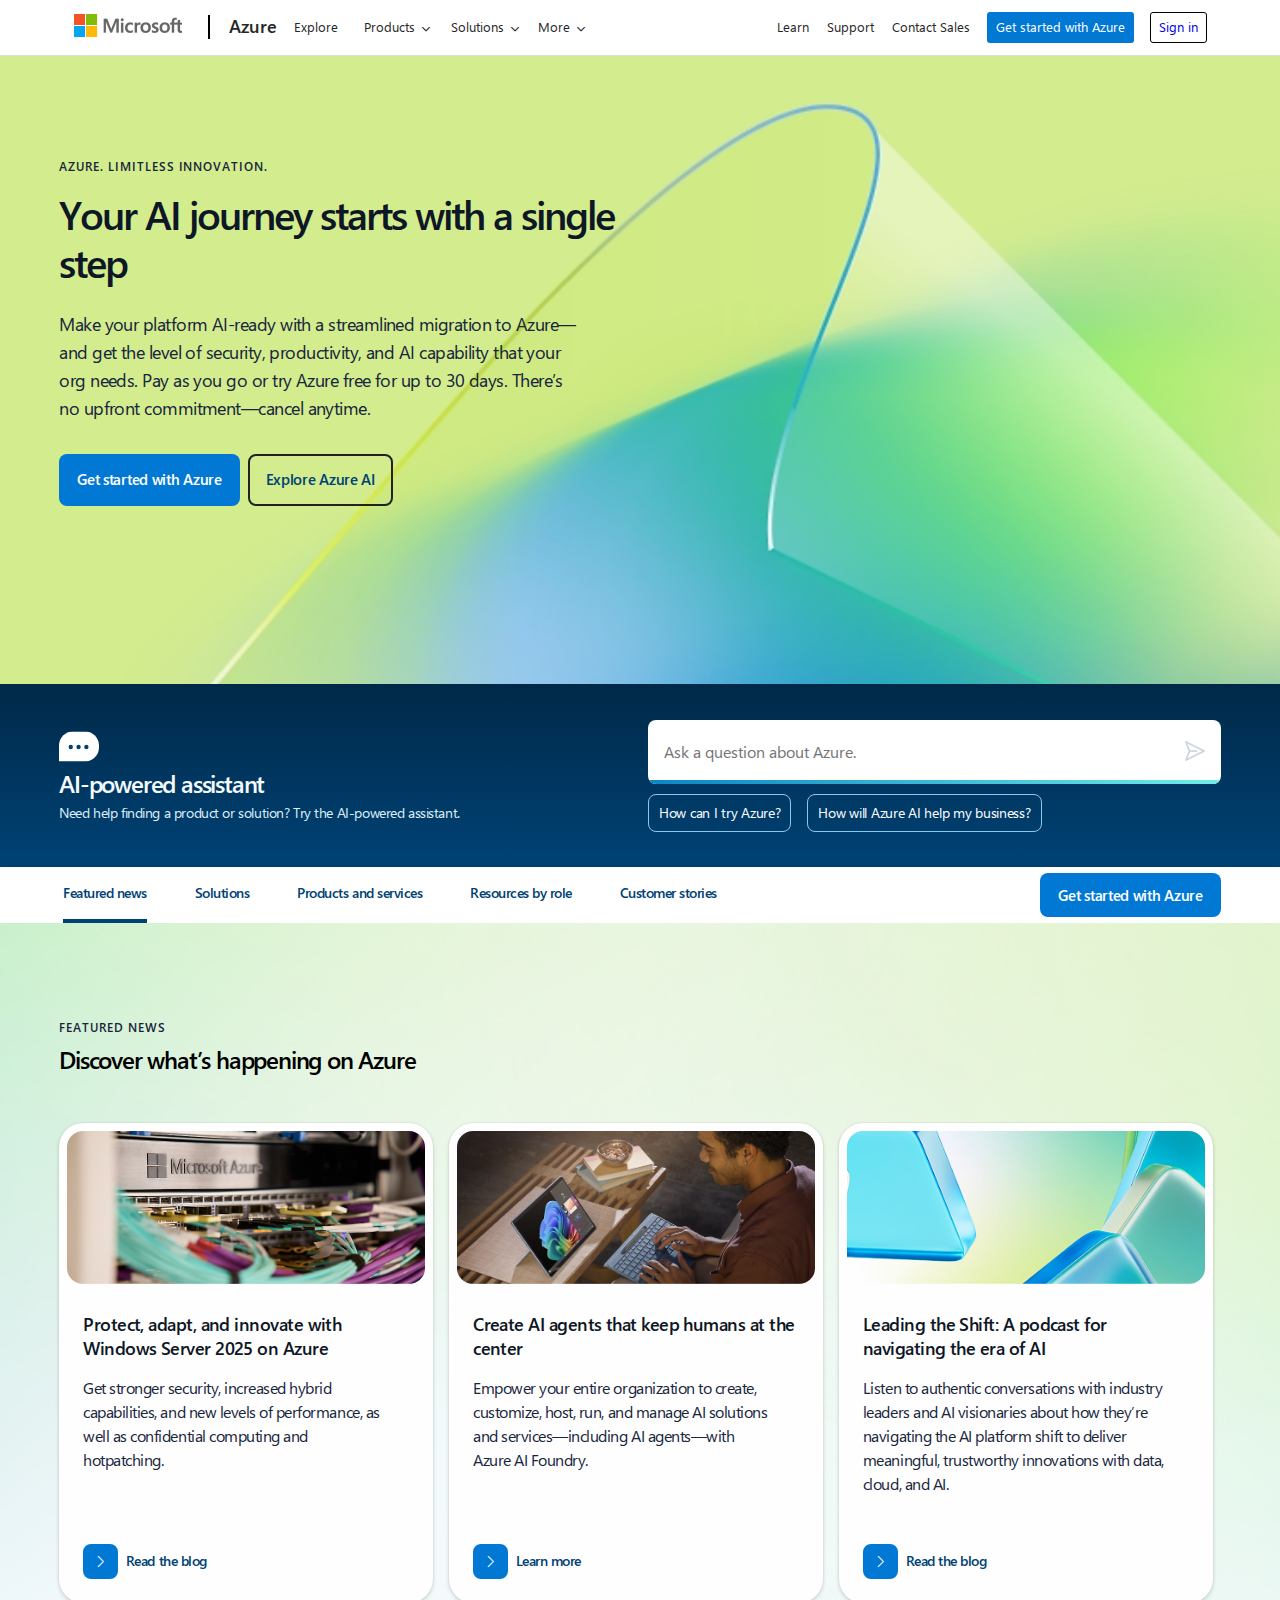
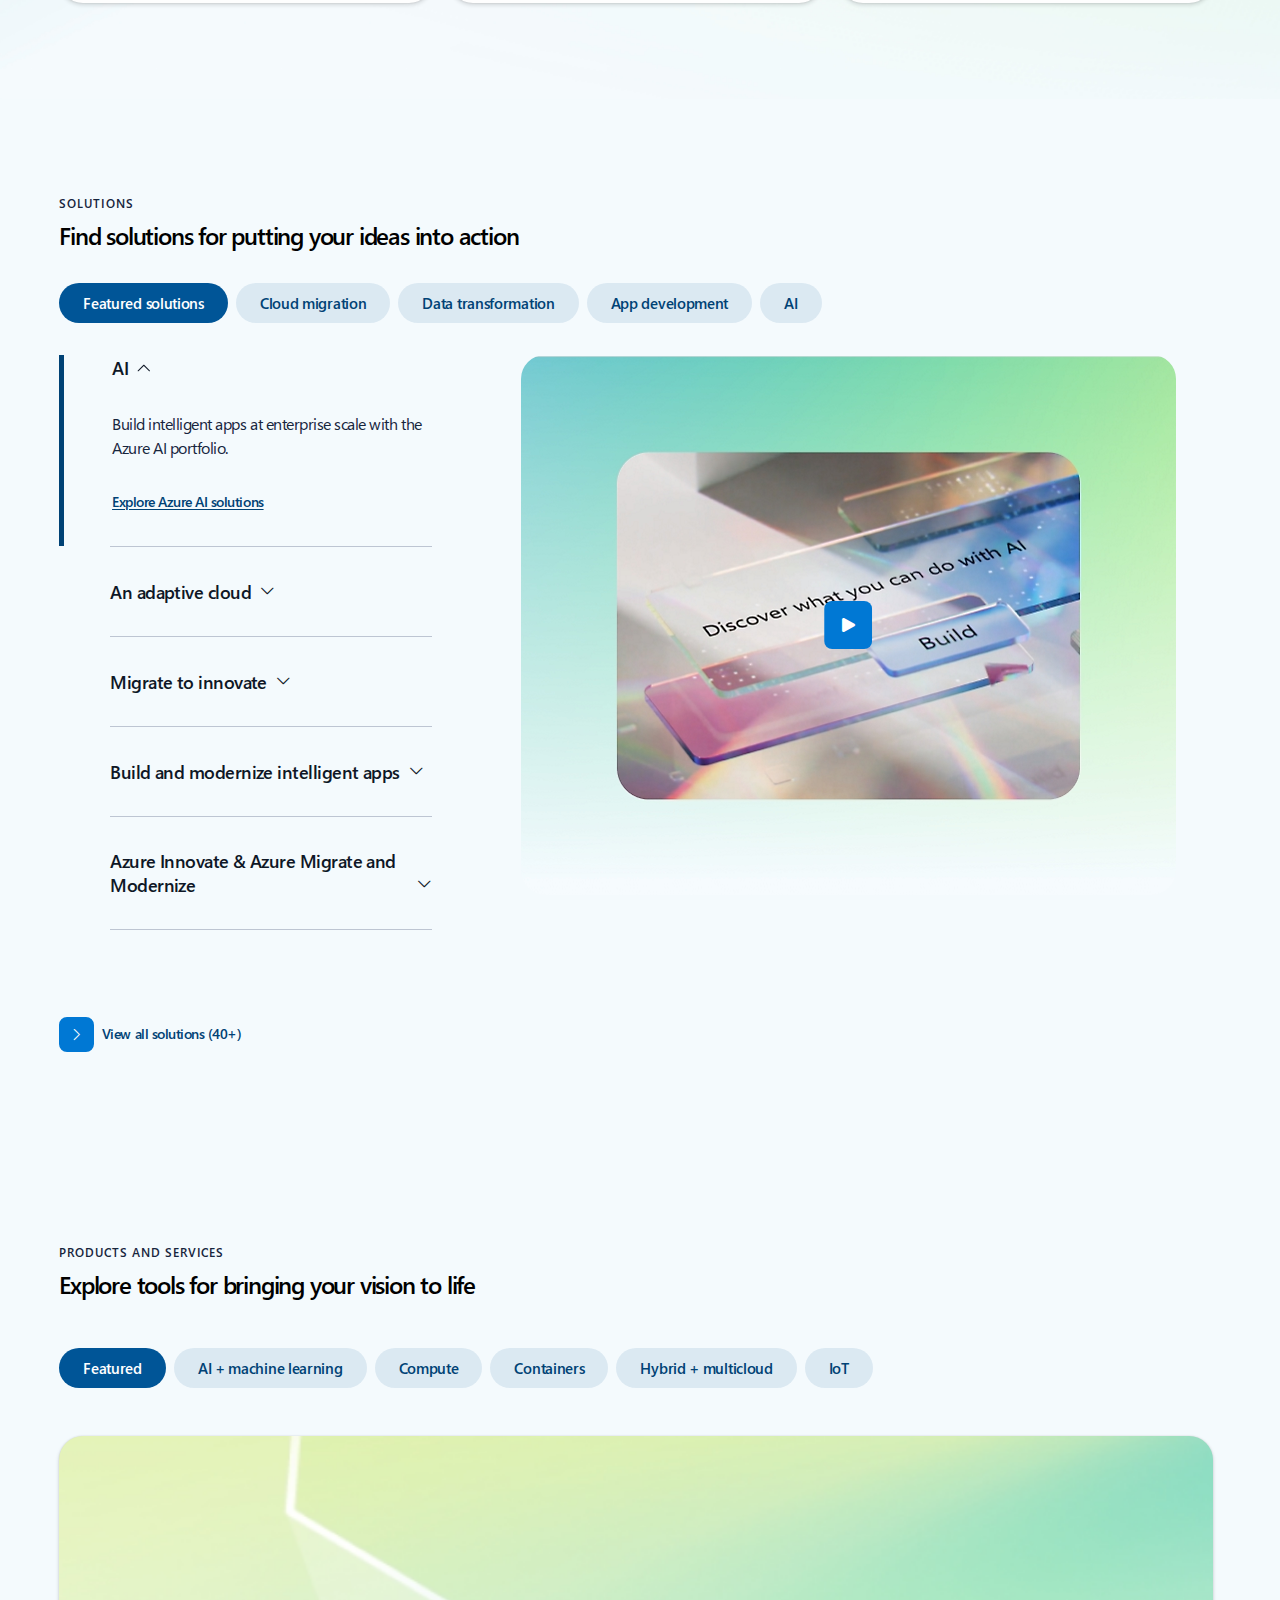
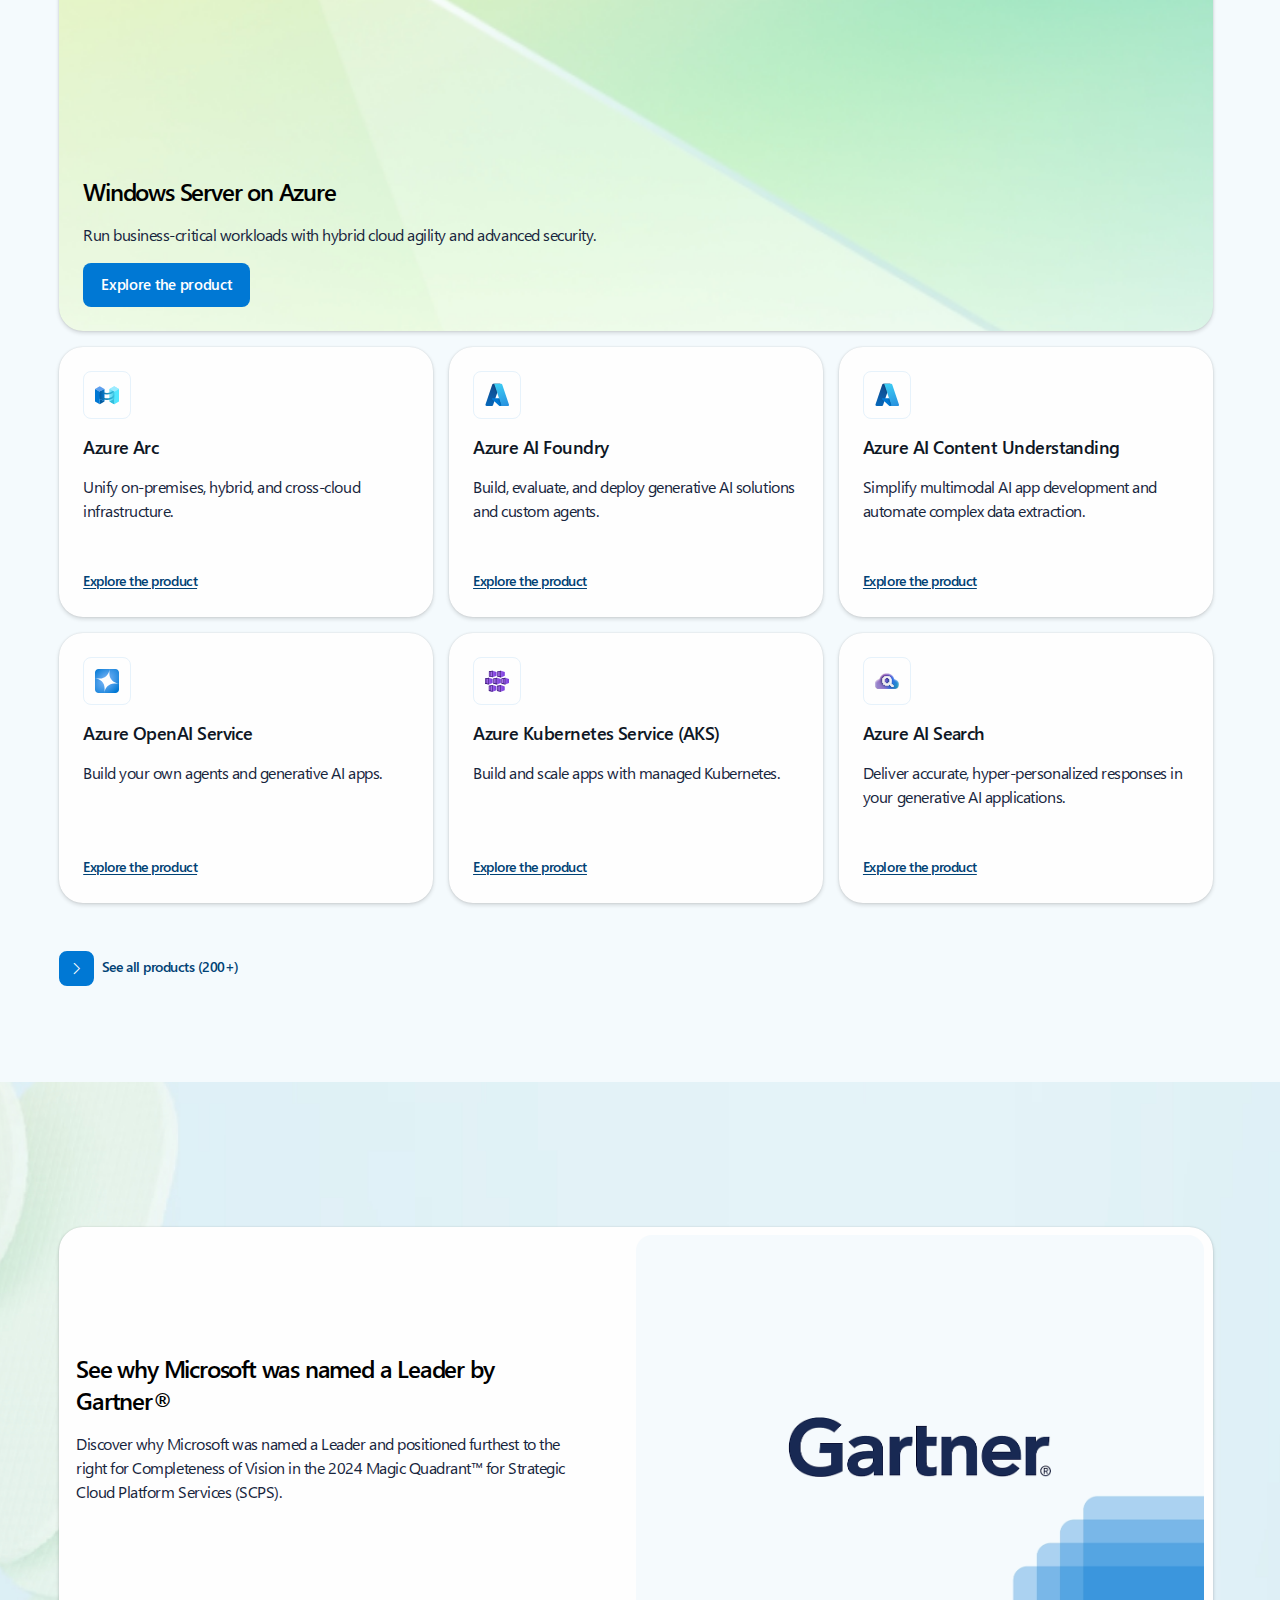
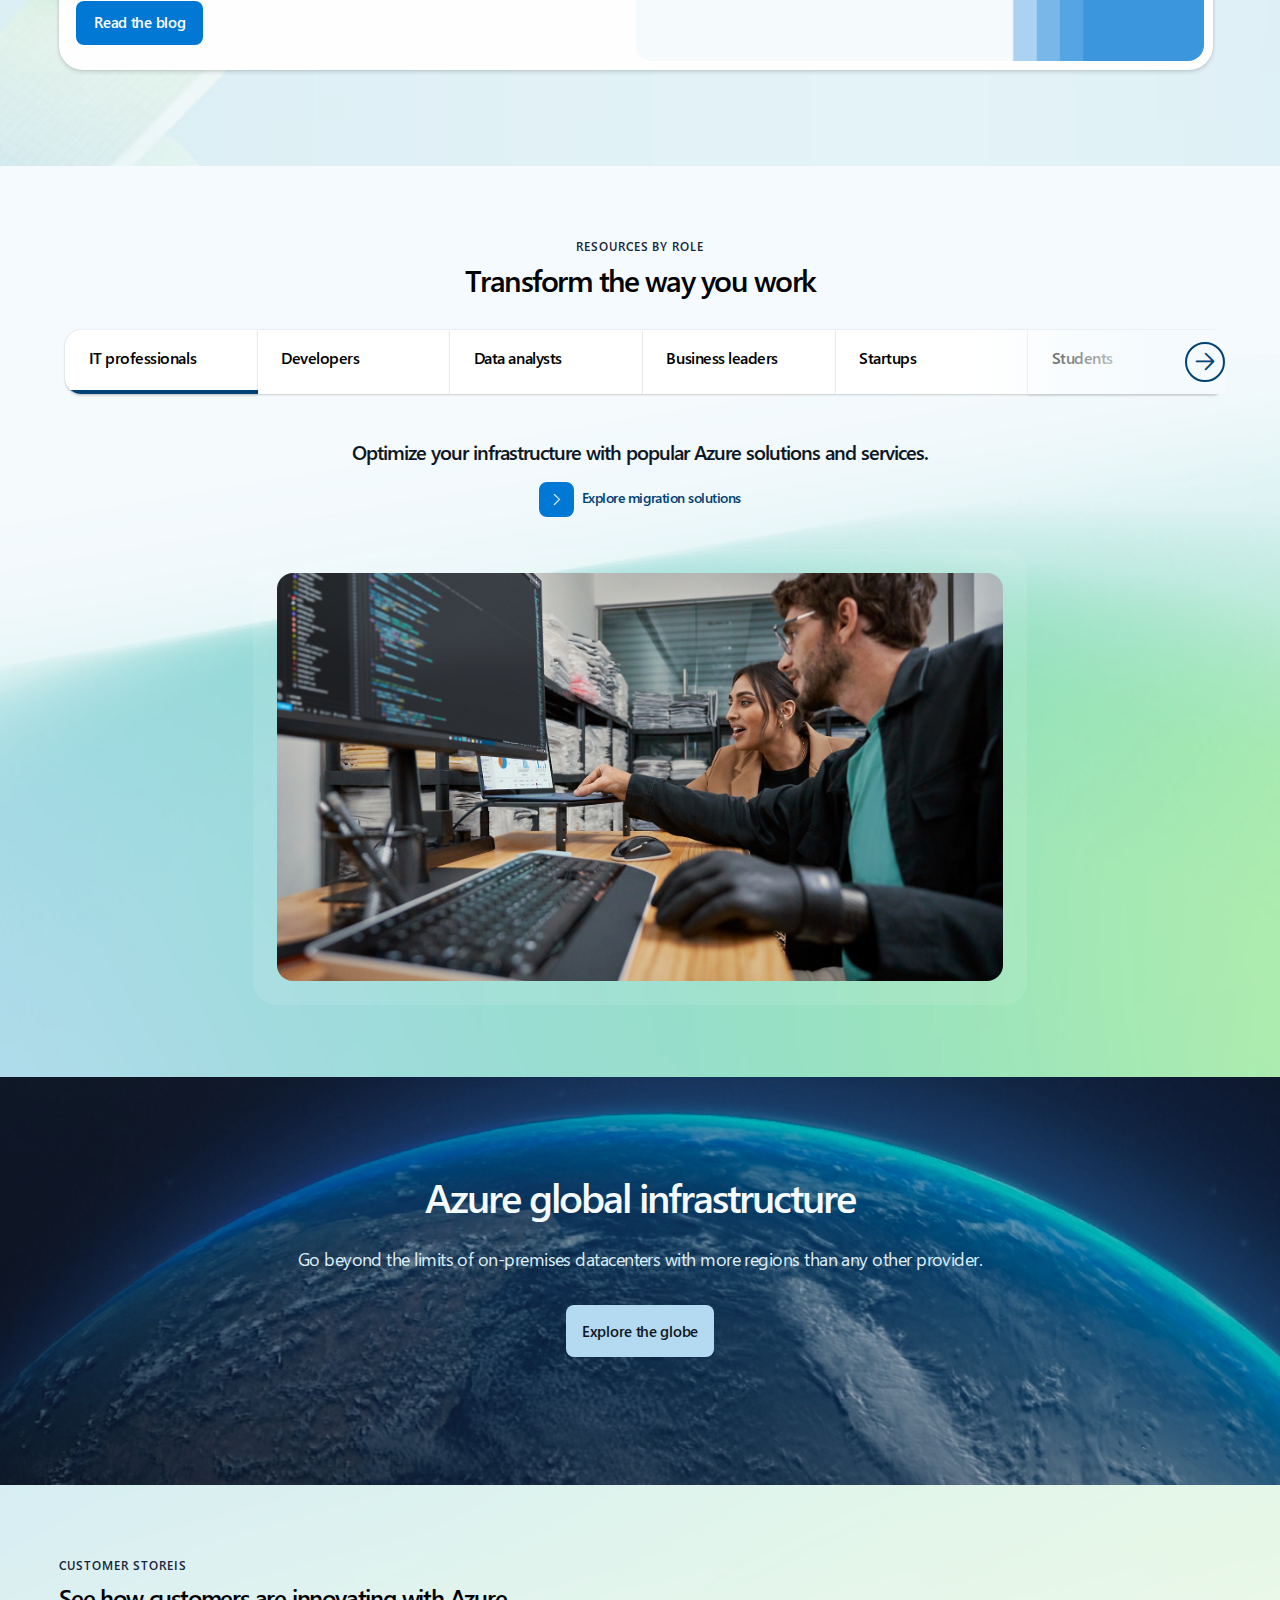
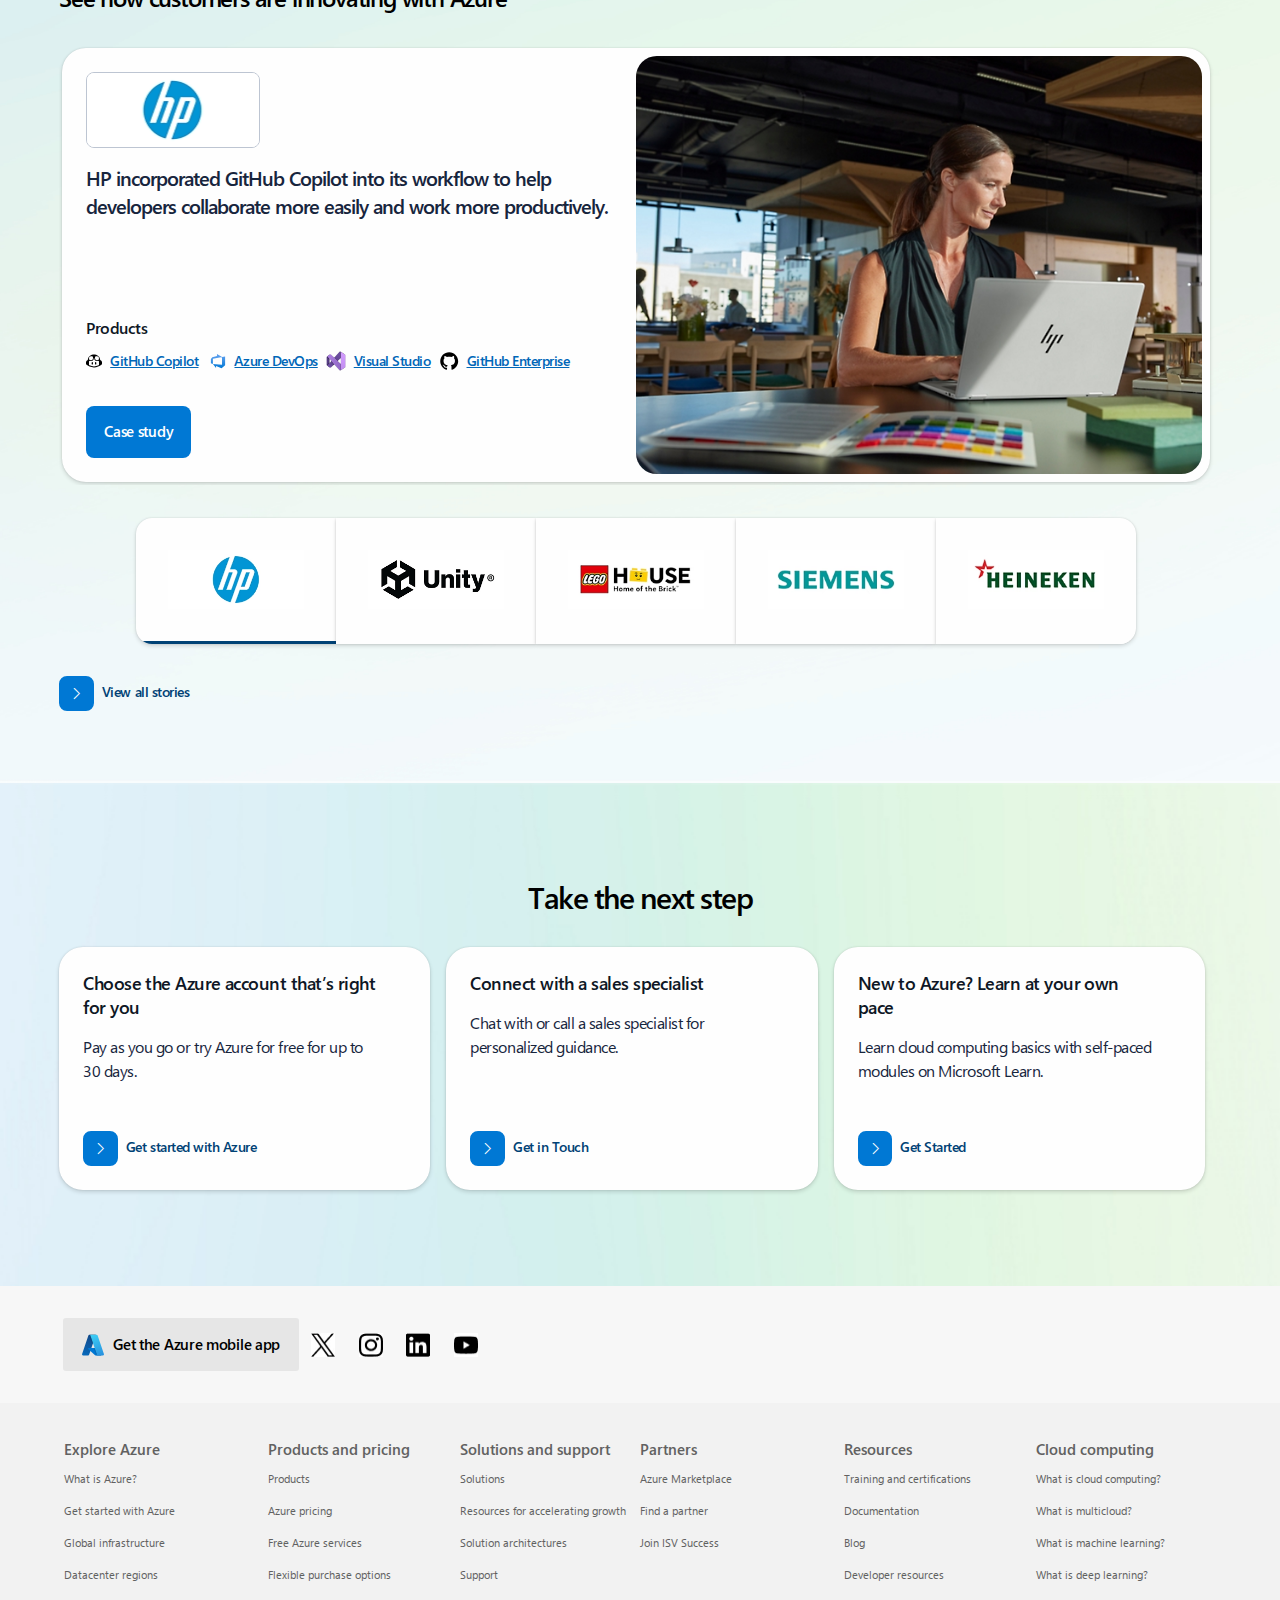
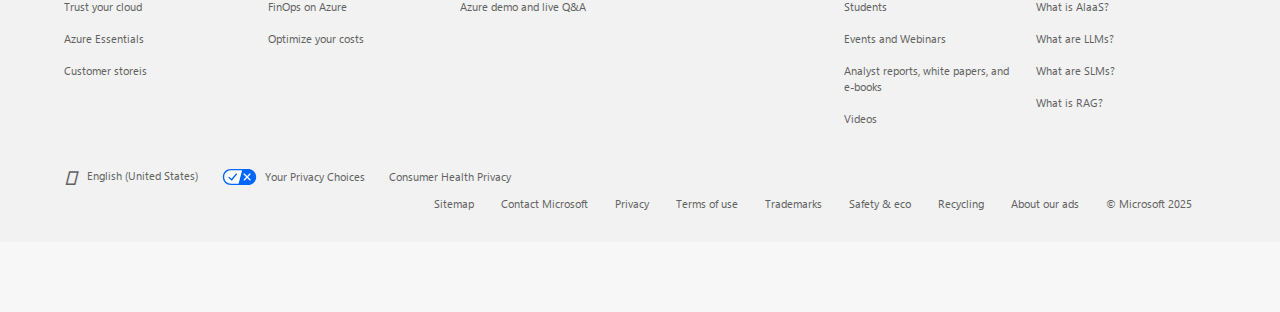
<file: intex.html>
<!DOCTYPE html>
<html lang="en">
<head>
    <meta charset="UTF-8">
    <link rel="stylesheet" href="intex.css">
    <meta name="viewport" content="width=device-width, initial-scale=1.0">
    <title>Azure</title>
    <link
      rel="stylesheet"
      href="https://static2.sharepointonline.com/files/fabric/office-ui-fabric-core/11.0.0/css/fabric.min.css"
    />
</head>
<body>
    <div class="main-wrap">
        <div class="main-nav-container">
            <div class="nav-auto-cont">
            <div class="nav-container">
                <div class="menu-container">
                    <!-- <span class="menu" style="height: 20px; top: 10px;"></span> -->
                     <i class="ms-Icon ms-Icon--GlobalNavButton"></i>
                </div>
                <div class="MScontainer"><div class="searchlogo-container">
                    <div class="search-text">Search</div>
                    <i class="ms-Icon ms-Icon--Search"></i>
                </div>
                <!-- for laptop-L view -->
                <div class="left-menu-contents">
                    <li><a href="#" class="left-menu-contents-1">Learn</a></li>
                    <li><a href="#" class="left-menu-contents-1">Support</a></li>
                    <li><a href="#" class="left-menu-contents-1">Contact Sales</a></li>
                    <li><a href="#" class="left-menu-contents-2"><div>Get started with Azure</div></a></li>
                    <li><a href="#" class="left-menu-contents-3"><div>Sign in</div></a></li>
                </div>
                <!-- <div class="lap-nav-drop-container"> -->
                <div class="logo-container">
                    <div class="azure-logo"><img src="assets/images/MSlogo.png" alt="MSlogo"></div>
                    <div class="Azure-container">
                        <div class="Azure-nav"><span>Azure</span></div>
                    </div>
                    <div class="nav-drop-container">
                        <div class="nav-drop">
                            <li><div class="drop-downs" id="dropdowns1"><span>Explore</span></div></li>
                            <li><div class="drop-downs" id="dropdowns2"><span>Products</span></div></li>
                            <li><div class="drop-downs" id="dropdowns3"><span>Solutions</span></div></li>
                            <li><div class="drop-downs" id="dropdowns4"><span>Pricing</span></div></li>
                            <li><div class="drop-downs" id="dropdowns5"><span>Partners</span></div></li>
                            <li><div class="drop-downs"><span>Resources</span></div></li>
                            <li><div class="drop-downs" id="dropdowns7"><span>More</span></div></li>
                        </div>
                    </div>
                </div></div>

            </div>
            </div>
            <div class="line"></div>
            <div class="drop-down-container">
                <button>
                    <div class="drop-down-text">Azure</div>
                    <!-- <div class="drop-down-button"></div> -->
                    <i class="ms-Icon ms-Icon--ChevronDownMed"></i>
                </button>
            </div>
        </div>
        <main class="main-container">
            <div class="main-intro-container">
                <div class="intro-container">
                    <div class="main-image-container">
                        <!-- <div class="image-container"><img src="assets/images/sec-main-img1.avif" alt="main-image"></div> -->
                        <div class="image-container">
                            <picture>
                                <source src="assets/images/sec-main-img1.avif" media="(min-width:540px)">
                                <source src="assets/images/sec-main-bg.avif" media="(min-width:860px)">
                                <img src="assets/images/sec-main-img1.avif" alt="main-image">
                            </picture>
                        </div>
                    </div>
                    <div class="intro-cont">
                    <div class="intro-content-container">
                        <div class="content-container">
                            <div class="intro-content">
                                <div class="intro-highlight">
                                    <div class="highlight"> AZURE. LIMITLESS INNOVATION. </div>
                                </div>
                                <div class="intro-heading">
                                    <h1> Your AI journey starts with a single step</h1>
                                </div>
                                <div class="intro-paragraph">
                                    Make your platform AI-ready with a streamlined migration to Azure—and get the level of security, productivity, and AI capability that your org needs. Pay as you go or try Azure free for up to 30 days. There’s no upfront commitment—cancel anytime.                                 </div>
                                <div class="intro-button-container">
                                    <div class="intro-button">
                                        <div class="btn_text" id="btn1"><span>Get started with Azure</span></div>
                                        <div class="btn_text" id="btn2"><span>Explore Azure AI</span></div>
                                    </div>
                                </div>
                            </div>
                        </div>
                    </div>
                    </div>
                </div>
            </div>
            <section>
                <div class="site-content-container">
                    <div class="AI-container">
                        <div class="site-component-container">
                            <div class="component-container">
                                <div class="AI-component-container">
                                    <div class="AI-des">
                                    <div class="AI-des-container">
                                        <div class="AI-icon"><img style="height: 32.88px; width: 40px;" src="assets/images/AI-icon-white.svg" alt="AI-msg"></div>
                                        <div class="component-head-container">
                                            <div class="component-head">AI-powered assistant</div>
                                            <div class="card-text">Need help finding a product or solution? Try the AI-powered assistant.</div>
                                        </div>
                                    </div>
                                    </div>
                                    <div class="AI-chat-container">
                                        <div class="AI-chat-box">
                                            <div class="AI-ask"><input type="text" placeholder="Ask a question about Azure."></div>
                                            <button><div><svg viewBox="0 0 24 24" xmlns="http://www.w3.org/2000/svg" role="img" alt=""> <path></path> <path></path> </svg></div></button>
                                            <div class="divider"></div>
                                        </div>
                                        <div class="AI-quest-container">
                                            <div class="AI-quest"><button>How can I try Azure?</button></div>
                                            <div class="AI-quest"><button>How will Azure AI help my business?</button></div>
                                        </div>
                                    </div>
                                </div>
                            </div>
                        </div>
                    </div>

                    <div class="featured-news-container" id="featured-for-mob">
                        <div class="featured-news">
                            <div class="featured-text">Featured news</div>
                            <div class="featured-drop"></div>
                        </div>
                        <div class="underline"></div>
                    </div>
                    <!-- for laptop-view -->
                    <div class="featured-div">
                    <div class="featured-news-container" id="featured-for-lap">
                        <div class="featured-container">
                            <div class="featured-news">
                                <div class="featured-text" id="featuredtxt">
                                    <span>Featured news</span>
                                    <div class="underline"></div>
                                </div>
                                <div class="featured-text"><span>Solutions</span></div>
                                <div class="featured-text"><span>Products and services</span></div>
                                <div class="featured-text"><span>Resources by role</span></div>
                                <div class="featured-text"><span>Customer stories</span></div>
                            </div>
                        </div>
                        <div class="next-button-container">
                            <div class="pill-next-container">
                                <div class="pill-bar-nxtbtn"><span></span></div>
                            </div>
                            <div class="intro-button">
                                <div class="btn_text" id="btn1"><span>Get started with Azure</span></div>
                            </div>
                        </div>
                    </div>
                    </div>
                    <!-- end -->
                    <div class="site-discover-container">
                        <div class="site-discover">
                            <div class="site-component-container">
                                <div class="component-container" id="featured-news-container">
                                    <div class="component-head-container">
                                        <div class="component-highlight">FEATURED NEWS</div>
                                        <div class="component-head">Discover what’s happening on Azure</div>
                                    </div>
                                    <div class="component-card-container" id="feature-card">
                                        <div class="card-container">
                                            <div class="card-image-container"><img src="assets/images/protect-img.avif" alt="protect-img"></div>
                                            <div class="card-content">
                                                <div class="card-des-container">
                                                    <div class="card-head">Protect, adapt, and innovate with Windows Server 2025 on Azure</div>
                                                    <div class="card-text" id="discover-text"> Get stronger security, increased hybrid capabilities, and new levels of performance, as well as confidential computing and hotpatching. </div>
                                                </div>
                                                <div class="site-link-container">
                                                    <div class="link-container">
                                                        <div class="site-button"></div>
                                                        <div class="site-link">Read the blog</div>
                                                    </div>
                                                </div>
                                            </div>
                                        </div>
                                        <div class="card-container">
                                            <div class="card-image-container"><img src="assets/images/createAI-img.avif" alt="createAI-img"></div>
                                            <div class="card-content">
                                                <div class="card-des-container">
                                                    <div class="card-head">Create AI agents that keep humans at the center</div>
                                                    <div class="card-text" id="discover-text"> Empower your entire organization to create, customize, host, run, and manage AI solutions and services—including AI agents—with Azure AI Foundry. </div>
                                                </div>
                                                <div class="site-link-container">
                                                    <div class="link-container">
                                                        <div class="site-button"></div>
                                                        <div class="site-link">Learn more</div>
                                                    </div>
                                                </div>
                                            </div>
                                        </div>
                                        <div class="card-container">
                                            <div class="card-image-container"><img src="assets/images/leading.avif" alt=""></div>
                                            <div class="card-content">
                                                <div class="card-des-container">
                                                    <div class="card-head">Leading the Shift: A podcast for navigating the era of AI</div>
                                                    <div class="card-text" id="discover-text"> Listen to authentic conversations with industry leaders and AI visionaries about how they’re navigating the AI platform shift to deliver meaningful, trustworthy innovations with data, cloud, and AI. </div>
                                                </div>
                                                <div class="site-link-container">
                                                    <div class="link-container">
                                                        <div class="site-button"></div>
                                                        <div class="site-link">Read the blog</div>
                                                    </div>
                                                </div>
                                            </div>
                                        </div>
                                    </div>
                                </div>
                            </div>
                        </div>
                    </div>
                    <div class="site-find-container">
                        <div class="site-component-container">
                            <div class="component-container" id="solutions">
                                <div class="component-head-container">
                                    <div class="component-highlight">SOLUTIONS</div>
                                    <div class="component-head">Find solutions for putting your ideas into action</div>
                                </div>
                                <div class="solution-content-container">
                                    <div class="component-card-container" id="solution-card">
                                        <div class="pill-bar-container">
                                            <div class="pill-bar">
                                                <button class="pill-btn" id="pillbtn">Featured solutions</button>
                                                <button class="pill-btn">Cloud migration</button>
                                                <button class="pill-btn">Data transformation</button>
                                                <button class="pill-btn">App development</button>
                                                <button class="pill-btn">AI</button>
                                            </div>
                                        </div>
                                        <div class="pill-next-container">
                                            <div class="pill-bar-nxtbtn"><span></span></div>
                                        </div>
                                        <div class="solution-drop-container"><div class="solution-drop-down-container">
                                            <div class="drop-text-container"><div class="indicator2"></div><div class="lapleft">
                                            <div class="drop-up-container" id="dp-up-cr">
                                                <div class="up-text"><h3>AI</h3></div>
                                                <div class="up-button" id="dropup"></div>
                                            </div>
                                            <div class="solution-text-video-container">
                                                <div class="solution-text"> Build intelligent apps at enterprise scale with the Azure AI portfolio. </div>
                                                <div class="solution-vedio">
                                                    <a class="video-top-link"><span href="#">Explore Azure AI solutions</span></a>
                                                    <div class="video-container">
                                                        <div class="video-img"><img src="assets/images/solutions-img.avif" alt=""><div class="video-icon"><span></span></div></div>
                                                    </div>
                                                </div>
                                            </div>
                                            </div>
                                            </div>
                                            <div class="lap-left">
                                            <div class="drop-up-container">
                                                <div class="up-text"><h3>An adaptive cloud</h3></div>
                                                <div class="up-button"></div>
                                            </div>
                                            </div>
                                            <div class="lap-left">
                                            <div class="drop-up-container">
                                                <div class="up-text"><h3>Migrate to innovate</h3></div>
                                                <div class="up-button"></div>
                                            </div>
                                            </div>
                                            <div class="lap-left">
                                            <div class="drop-up-container">
                                                <div class="up-text"><h3>Build and modernize intelligent apps</h3></div>
                                                <div class="up-button"></div>
                                            </div>
                                            </div>
                                            <div class="lap-left">
                                            <div class="drop-up-container" id="dp-up-cr1">
                                                <div class="up-text"><h3>Azure Innovate & Azure Migrate and Modernize</h3></div>
                                                <div class="up-button"></div>
                                            </div>
                                            </div>
                                        </div></div>
                                        <div class="site-link-container" id="solution-site-link">
                                            <div class="link-container">
                                                <div class="site-button"></div>
                                                <div class="site-link">View all solutions (40+)</div>
                                            </div>
                                        </div>
                                    </div>
                                </div>
                            </div>
                        </div>
                    </div>
                    <div class="site-products-container">
                        <div class="site-component-container">
                            <div class="component-container" id="products">
                                <div class="component-head-container">
                                    <div class="component-highlight">PRODUCTS AND SERVICES</div>
                                    <div class="component-head">Explore tools for bringing your vision to life</div>
                                </div>
                                <div class="products-content-container">
                                    <div class="product-content">
                                        <div class="pill-bar-container">
                                            <div class="pill-bar">
                                                <button class="pill-btn" id="pillbtn">Featured</button>
                                                <button class="pill-btn">AI + machine learning</button>
                                                <button class="pill-btn">Compute</button>
                                                <button class="pill-btn">Containers</button>
                                                <button class="pill-btn">Hybrid + multicloud</button>
                                                <button class="pill-btn">IoT</button>
                                            </div>
                                        </div>
                                        <div class="pill-next-container">
                                            <div class="pill-bar-nxtbtn"><span></span></div>
                                        </div>
                                        <div class="component-card-container" id="products-card">
                                            <div class="card-container" id="services-card">
                                                <div class="card-content" id="products-card-content">
                                                    <div class="blank-space"></div>
                                                    <div class="card-des-container">
                                                        <div class="component-head">Windows Server on Azure</div>
                                                        <div class="card-text-button">
                                                            <div class="card-text"> Run business-critical workloads with hybrid cloud agility and advanced security. </div>
                                                            <div class="intro-button">
                                                                <div class="btn_text" id="btn1"><span>Explore the product</span></div>
                                                            </div>
                                                        </div>
                                                    </div>
                                                </div>
                                            </div>
                                            <div class="component-card-container" id="products-card-2">
                                                <div class="card-container">
                                                    <div class="card-content">
                                                        <div class="card-des-container">
                                                            <div class="badge-container"><img src="assets/images/arc-badge.svg" alt=""></div>
                                                            <div class="card-head" id="services-head">Azure Arc</div>
                                                            <div class="card-text"> Unify on-premises, hybrid, and cross-cloud infrastructure. </div>
                                                        </div>
                                                        <div class="site-link-container">
                                                            <div class="link-container">
                                                                <div class="site-link" id="service-site-link">Explore the product</div>
                                                            </div>
                                                        </div>
                                                    </div>
                                                </div>
                                                <div class="card-container">
                                                    <div class="card-content">
                                                        <div class="card-des-container">
                                                            <div class="badge-container"><img src="assets/images/ai-badge.svg" alt=""></div>
                                                            <div class="card-head" id="services-head">Azure AI Foundry</div>
                                                            <div class="card-text"> Build, evaluate, and deploy generative AI solutions and custom agents. </div>
                                                        </div>
                                                        <div class="site-link-container">
                                                            <div class="link-container">
                                                                <div class="site-link" id="service-site-link">Explore the product</div>
                                                            </div>
                                                        </div>
                                                    </div>
                                                </div>
                                                <div class="card-container">
                                                    <div class="card-content">
                                                        <div class="card-des-container">
                                                            <div class="badge-container"><img src="assets/images/ai-badge.svg" alt=""></div>
                                                            <div class="card-head" id="services-head">Azure AI Content Understanding</div>
                                                            <div class="card-text"> Simplify multimodal AI app development and automate complex data extraction. </div>
                                                        </div>
                                                        <div class="site-link-container">
                                                            <div class="link-container">
                                                                <div class="site-link" id="service-site-link">Explore the product</div>
                                                            </div>
                                                        </div>
                                                    </div>
                                                </div>
                                                <div class="card-container">
                                                    <div class="card-content">
                                                        <div class="card-des-container">
                                                            <div class="badge-container"><img src="assets/images/openai-badge.svg" alt=""></div>
                                                            <div class="card-head" id="services-head">Azure OpenAI Service</div>
                                                            <div class="card-text"> Build your own agents and generative AI apps. </div>
                                                        </div>
                                                        <div class="site-link-container">
                                                            <div class="link-container">
                                                                <div class="site-link" id="service-site-link">Explore the product</div>
                                                            </div>
                                                        </div>
                                                    </div>
                                                </div>
                                                <div class="card-container">
                                                    <div class="card-content">
                                                        <div class="card-des-container">
                                                            <div class="badge-container"><img src="assets/images/aks-badge.svg" alt=""></div>
                                                            <div class="card-head" id="services-head">Azure Kubernetes Service (AKS)</div>
                                                            <div class="card-text"> Build and scale apps with managed Kubernetes. </div>
                                                        </div>
                                                        <div class="site-link-container">
                                                            <div class="link-container">
                                                                <div class="site-link" id="service-site-link">Explore the product</div>
                                                            </div>
                                                        </div>
                                                    </div>
                                                </div>
                                                <div class="card-container">
                                                    <div class="card-content">
                                                        <div class="card-des-container">
                                                            <div class="badge-container"><img src="assets/images/aisearch-badge.svg" alt=""></div>
                                                            <div class="card-head" id="services-head">Azure AI Search</div>
                                                            <div class="card-text"> Deliver accurate, hyper-personalized responses in your generative AI applications. </div>
                                                        </div>
                                                        <div class="site-link-container">
                                                            <div class="link-container">
                                                                <div class="site-link" id="service-site-link">Explore the product</div>
                                                            </div>
                                                        </div>
                                                    </div>
                                                </div>

                                            </div>
                                        </div>
                                        <div class="site-link-container" id="products-site-link">
                                            <div class="link-container">
                                                <div class="site-button"></div>
                                                <div class="site-link">See all products (200+)</div>
                                            </div>
                                        </div>
                                    </div>
                                </div>
                            </div>
                        </div>
                    </div>
                    <div class="site-gartner-container">
                        <div class="site-gartner">
                            <div class="site-component-container">
                                <div class="component-container" id="gartner-container">
                                    <div class="component-card-container">
                                        <div class="card-container" id="gartner-card">
                                            <div class="card-image-container"><img src="assets/images/Gartner-image.avif" alt="Gartner-img"></div>
                                            <div class="card-content">
                                                <div class="card-des-container" id="gartner-des-container">
                                                    <div class="space-div"></div>
                                                    <div class="gartner-des">
                                                        <div class="component-head">See why Microsoft was named a Leader by Gartner® </div>
                                                        <div class="card-text"> Discover why Microsoft was named a Leader and positioned furthest to the right for Completeness of Vision in the 2024 Magic Quadrant™ for Strategic Cloud Platform Services (SCPS).  </div>
                                                    </div>
                                                    <div class="card-text-button">
                                                        <div class="intro-button">
                                                            <div class="btn_text" id="btn1"><span>Read the blog</span></div>
                                                        </div>
                                                    </div>
                                                </div>
                                            </div>
                                        </div>
                                    </div>
                                </div>
                            </div>
                        </div>
                    </div>
                    <div class="site-resources-container">
                        <div class="site-component-container">
                            <div class="component-container" id="resources-container">
                                <div class="component-head-container">
                                    <div class="component-highlight">RESOURCES BY ROLE</div>
                                    <div class="component-head">Transform the way you work</div>
                                </div>
                            </div>
                            <div class="site-resource-content">
                                    <div class="background-container"><div><img src="assets/images/resource-bg.avif" alt=""></div></div>
                                    <div class="component-container">
                                        <div class="resource-nav-container">
                                            <div class="resource-nav">
                                                <div class="nav-tab-container" id="navtab">
                                                <div class="nav-tab"><span>IT professionals</span></div> 
                                                <div class="indicator"></div>
                                                </div>      
                                                <div class="nav-tab-container">                                    
                                                <div class="nav-tab"><span>Developers</span></div>
                                                </div>
                                                <div class="nav-tab-container">
                                                <div class="nav-tab"><span>Data analysts</span></div>
                                                </div>
                                                <div class="nav-tab-container">
                                                <div class="nav-tab"><span>Business leaders</span></div>
                                                </div>
                                                <div class="nav-tab-container">
                                                <div class="nav-tab"><span>Startups</span></div>
                                                </div>
                                                <div class="nav-tab-container" id="navtab1">
                                                <div class="nav-tab"><span>Students</span></div>
                                                </div>
                                            </div>
                                        </div>
                                        <div class="arrow-button" id="resource-arrow">
                                            <div class="left-arrow"></div>
                                            <div class="right-arrow"></div>
                                        </div>
                                        <div class="resource-optimize-container">
                                            <div class="optimize-container">
                                                <div class="card-des-container">
                                                    <div class="card-head">Optimize your infrastructure with popular Azure solutions and services.</div>
                                                </div>
                                                <div class="link-container">
                                                    <div class="site-button"></div>
                                                    <div class="site-link">Explore migration solutions</div>
                                                </div>
                                            </div>
                                            <div class="card-container" id="resource-card">
                                                <div class="card-image-container"><img src="assets/images/resource-image.avif" alt=""></div>
                                            </div>
                                        </div>
                                    </div>
                                
                            </div>
                        </div>
                    </div>
                    <div class="site-global-container">
                        <div class="global-container">
                            <div class="site-component-container">
                                <div class="intro-content" id="glob-intro">
                                    <div class="intro-heading">
                                        <h1>Azure global infrastructure</h1>
                                    </div>
                                    <div class="intro-paragraph">
                                        <div class="glob-des">
                                        Go beyond the limits of on-premises datacenters with more regions than any other provider.
                                        </div>
                                        <div class="intro-button-container">
                                            <div class="intro-button">
                                                <div class="btn_text" id="btn2"><span>Explore the globe</span></div>
                                            </div>
                                        </div>
                                    </div>
                                </div>
                            </div>
                        </div>
                    </div>
                    <div class="site-customer-container">
                        <div class="customer-container">
                            <div class="site-component-container">
                                <div class="component-container">
                                    <div class="component-head-container">
                                        <div class="component-highlight">CUSTOMER STOREIS</div>
                                        <div class="component-head">See how customers are innovating with Azure</div>
                                    </div>
                                    <div class="component-card-container" id="customer-card">
                                        <div class="customer-card-container">
                                            <div class="cust-card">
                                            <div class="card-container">
                                                <div class="customer-image"><div class="card-image-container" id="card-image1"><img src="assets/images/customer-image.avif" alt=""></div></div>
                                                <div class="card-content">
                                                    <div class="customer-intro">
                                                        <div class="card-des-container">
                                                            <div style="height: 76px;" class="hp-emp"><img style="height: 74px;" src="assets/images/hp-emp.avif" alt=""></div>
                                                            <div class="card-head">HP incorporated GitHub Copilot into its workflow to help developers collaborate more easily and work more productively.</div>
                                                        </div>
                                                    </div>
                                                    <div class="customer-content">
                                                        <div class="card-des-container">
                                                            <div class="card-head">Products</div>
                                                            <div class="card-links" id="cust-link1">
                                                                <div class="git-dev-container">
                                                                    <div id="cardlinks"><img src="assets/images/copilot.svg" alt=""><a href="#">GitHub Copilot</a></div>
                                                                    <div id="cardlinks"><img src="assets/images/DevOps.svg" alt=""><a href="#">Azure DevOps</a></div>
                                                                </div>
                                                                <div class="vs-container" id="cardlinks"><img  style="height: 20px; width: 20px;" src="assets/images/VisualStudio.svg" alt=""><a href="#">Visual Studio</a></div>
                                                                <div class="github-container" id="cardlinks"><img style="height: 20px; width: 20px;" src="assets/images/GitHub.svg" alt=""><a href="#">GitHub Enterprise</a></div>
                                                            </div>
                                                        </div>
                                                        <div class="intro-button">
                                                            <div class="btn_text" id="btn1"><span>Case study</span></div>
                                                        </div>
                                                    </div>
                                                </div>
                                            </div>
                                            </div>
                                            <div class="cust-card">
                                            <div class="card-container">
                                                <div class="customer-image"><div class="card-image-container" id="card-image2"><img src="assets/images/Unity-image.avif" alt=""></div></div>
                                                <div class="card-content">
                                                    <div class="customer-intro">
                                                        <div class="card-des-container">
                                                            <div class="hp-emp"><img src="assets/images/unity-logo.avif" alt=""></div>
                                                            <div class="card-head">Unity made game development more accessible to all by using Azure OpenAI Service to create an AI assistant that helps creators throughout their development workflows.</div>
                                                        </div>
                                                    </div>
                                                    <div class="customer-content">
                                                        <div class="card-des-container">
                                                            <div class="card-head">Products</div>
                                                            <div class="card-links" id="cust-link2">
                                                                <div class="vs-container" id="cardlinks"><div><img  style="height: 20px; width: 16px;" src="assets/images/openai-badge.svg" alt=""></div><a href="#">Azure OpenAI Service</a></div>
                                                                <div class="github-container" id="cardlinks"><div><img  style="height: 20px; width: 16px;" src="assets/images/safety-badge.svg" alt=""></div><a href="#">Azure AI Content Safety</a></div>
                                                            </div>
                                                        </div>
                                                        <div class="intro-button">
                                                            <div class="btn_text" id="btn1"><span>Case study</span></div>
                                                        </div>
                                                    </div>
                                                </div>
                                            </div>
                                            </div>
                                            <div class="cust-card">
                                            <div class="card-container">
                                                <div class="customer-image"><div class="card-image-container" id="card-image3"><img src="assets/images/LEGO-image.avif" alt=""></div></div>
                                                <div class="card-content">
                                                    <div class="customer-intro">
                                                        <div class="card-des-container">
                                                            <div class="hp-emp"><img src="assets/images/LEGO-logo.avif" alt=""></div>
                                                            <div class="card-head">LEGO House takes the physical brick to new frontiers with inventive, interactive digital experiences built with Azure solutions.</div>
                                                        </div>
                                                    </div>
                                                    <div class="customer-content">
                                                        <div class="card-des-container">
                                                            <div class="card-head">Products</div>
                                                            <div class="card-links" id="cust-link2">
                                                                <div class="vs-container" id="cardlinks"><div><img  style="height: 20px; width: 16px;" src="assets/images/IoT-badge.svg" alt=""></div><a href="#">Azure IoT Edge</a></div>
                                                                <div class="github-container" id="cardlinks"><div><img  style="height: 20px; width: 16px;" src="assets/images/aks-badge.svg" alt=""></div><a href="#">Azure Kubernetes Service (AKS)</a></div>
                                                            </div>
                                                        </div>
                                                        <div class="intro-button">
                                                            <div class="btn_text" id="btn1"><span>Case study</span></div>
                                                        </div>
                                                    </div>
                                                </div>
                                            </div>
                                            </div>
                                            <div class="cust-card">
                                            <div class="card-container">
                                                <div class="customer-image"><div class="card-image-container" id="card-image4"><img src="assets/images/Siemens-image.avif" alt=""></div></div>
                                                <div class="card-content">
                                                    <div class="customer-intro">
                                                        <div class="card-des-container">
                                                            <div class="hp-emp"><img src="assets/images/Siemens-logo.avif" alt=""></div>
                                                            <div class="card-head">Siemens connect forntline workers and engineers for real-time problem-solving using Azure AI Foundry.</div>
                                                        </div>
                                                    </div>
                                                    <div class="customer-content">
                                                        <div class="card-des-container">
                                                            <div class="card-head">Products</div>
                                                            <div class="card-links" id="cust-link4">
                                                                <div class="git-dev-cont">
                                                                <div class="git-dev-container">
                                                                    <div id="cardlinks"><img src="assets/images/AzureAI-badge.svg" alt=""><a href="#">Azure AI</a></div>
                                                                    <div id="cardlinks"><img style="height: 20px; width: 16px;" src="assets/images/Azure-image.svg" alt=""><a href="#">Azure AI Foundry</a></div>
                                                                </div>
                                                                <div class="vs-container" id="cardlinks"><img src="assets/images/MachineLearning-badge.svg" alt=""><a href="#">Azure Machine Learning</a></div>
                                                                </div>
                                                                <div class="github-container" id="cardlinks"><img src="assets/images/openai-badge.svg" alt=""><a href="#">Azure OpenAI Service</a></div>
                                                            </div>
                                                        </div>
                                                        <div class="intro-button">
                                                            <div class="btn_text" id="btn1"><span>Case study</span></div>
                                                        </div>
                                                    </div>
                                                </div>
                                            </div>
                                            </div>
                                            <div class="cust-card">
                                            <div class="card-container">
                                                <div class="customer-image"><div class="card-image-container" id="card-image5"><img src="assets/images/Heinken-image.avif" alt=""></div></div>
                                                <div class="card-content">
                                                    <div class="customer-intro">
                                                        <div class="card-des-container">
                                                            <div class="hp-emp"><img src="assets/images/Heinken-logo.avif" alt=""></div>
                                                            <div class="card-head">HEINKEN built chatbots that connect employees with information across the company using Azure OpenAI Service and its built-in ChatGPT capabilities.</div>
                                                        </div>
                                                    </div>
                                                    <div class="customer-content">
                                                        <div class="card-des-container">
                                                            <div class="card-head">Products</div>
                                                            <div class="card-links" id="cust-link5">
                                                                <div class="git-dev-container">
                                                                    <div id="cardlinks"><img src="assets/images/AzureAI-badge.svg" alt=""><a href="#">Azure AI</a></div>
                                                                    <div id="cardlinks"><img src="assets/images/openai-badge.svg" alt=""><a href="#">Azure OpenAI Service</a></div>
                                                                </div>
                                                            </div>
                                                        </div>
                                                        <div class="intro-button">
                                                            <div class="btn_text" id="btn1"><span>Case study</span></div>
                                                        </div>
                                                    </div>
                                                </div>
                                            </div>
                                            </div>
                                        </div>
                                    </div>
                                    <!-- for laptop-veiw -->
                                    <div class="carousel-main"><div class="component-card-container" id="customer-card2">
                                        <div class="carousel-content-container">
                                            <div class="carousel-container">
                                                <div class="carousel-outer" id="carousel1">
                                                    <div class="carousel-inner" id="crsl">
                                                        <div><img src="assets/images/carousel1.avif" alt=""></div>
                                                    </div>
                                                    <div class="underline"></div>
                                                </div>
                                                <div class="carousel-outer">
                                                    <div class="carousel-inner" id="crsl">
                                                        <div><img src="assets/images/carousel2.avif" alt=""></div>
                                                    </div>
                                                    <div class="underline" id="underline-white"></div>
                                                    <div></div>
                                                </div>
                                                <div class="carousel-outer">
                                                    <div class="carousel-inner">
                                                        <div><img src="assets/images/carousel3.avif" alt=""></div>
                                                    </div>
                                                    <div class="underline" id="underline-white"></div>
                                                </div>
                                                <div class="carousel-outer">
                                                    <div class="carousel-inner">
                                                        <div><img src="assets/images/carousel4.avif" alt=""></div>
                                                    </div>
                                                    <div class="underline" id="underline-white"></div>
                                                </div>
                                                <div class="carousel-outer" id="carousel5">
                                                    <div class="carousel-inner">
                                                        <div><img src="assets/images/carousel5.avif" alt=""></div>
                                                    </div>
                                                    <div class="underline" id="underline-white"></div>
                                                </div>
                                            </div>
                                        </div>
                                    </div></div>
                                    <!-- End of content -->
                                    <div class="component-card-container" id="customer-card2">
                                        <div class="arrow-button">
                                            <div class="left-arrow"></div>
                                            <div class="right-arrow"></div>
                                        </div>
                                    </div>
                                    <div class="component-card-container" id="customer-card2">
                                        <div class="link-container">
                                            <div class="site-button"></div>
                                            <div class="site-link" id="site-link1">View all stories</div>
                                        </div>
                                    </div>
                                </div>
                            </div>
                        </div>
                    </div>
                    <div class="site-next-step-container">
                        <div class="next-step-container">
                            <div class="site-component-container">
                                <div class="component-container" id="next-step-container">
                                    <div class="component-head-container">
                                        <div class="component-head">Take the next step</div>
                                    </div>
                                    <div class="component-card-container" id="next-step-card">
                                        <div class="card-container">
                                            <div class="card-content">
                                                <div class="card-des-container">
                                                    <div class="card-head">Choose the Azure account that’s right for you</div>
                                                    <div class="card-text"> Pay as you go or try Azure for free for up to 30 days. </div>
                                                </div>
                                                <div class="site-link-container">
                                                    <div class="link-container">
                                                        <div class="site-button"></div>
                                                        <div class="site-link" id="site-link1">Get started with Azure</div>
                                                    </div>
                                                </div>
                                            </div>
                                        </div>
                                        <div class="card-container">
                                            <div class="card-content">
                                                <div class="card-des-container">
                                                    <div class="card-head">Connect with a sales specialist</div>
                                                    <div class="card-text"> Chat with or call a sales specialist for personalized guidance.</div>
                                                </div>
                                                <div class="site-link-container">
                                                    <div class="link-container">
                                                        <div class="site-button"></div>
                                                        <div class="site-link" id="site-link1">Get in Touch</div>
                                                    </div>
                                                </div>
                                            </div>
                                        </div>
                                        <div class="card-container">
                                            <div class="card-content">
                                                <div class="card-des-container">
                                                    <div class="card-head">New to Azure? Learn at your own pace</div>
                                                    <div class="card-text"> Learn cloud computing basics with self-paced modules on Microsoft Learn. </div>
                                                </div>
                                                <div class="site-link-container">
                                                    <div class="link-container">
                                                        <div class="site-button"></div>
                                                        <div class="site-link" id="site-link1">Get Started</div>
                                                    </div>
                                                </div>
                                            </div>
                                        </div>
                                    </div>
                                </div>
                            </div>
                        </div>
                    </div>
                    <div class="Azure-mobile-app-container">
                        <div class="mobile-app-container">
                            <div class="app-text-image-container">
                                <div class="app-text-container">
                                    <div class="app-icon"><img style="height: 24px; width: 24px;" src="assets/images/Azure-image.svg" alt=""></div>
                                    <div class="app-text">Get the Azure mobile app  </div>
                                </div>
                                <div class="app-image-container">
                                    <div class="app-images">
                                        <div><img src="assets/images/image1.webp" alt=""></div>
                                        <div class="appim1"><img src="assets/images/image2.webp" alt="instagram"></div>
                                        <div class="appim"><img src="assets/images/image3.webp" alt="linkedin"></div>
                                        <div><img src="assets/images/image4.avif" alt="youtube"></div>
                                    </div>
                                </div>
                            </div>
                        </div>
                    </div>
                </div>
                <footer>
                    <div class="footer-content-container">
                        <div class="footer-content">
                            <div class="block-container" id="Explore-container">
                                <div class="block-head">Explore Azure</div>
                                <div class="block-links">
                                    <li><a href="#">What is Azure?</a></li>
                                    <li><a href="#">Get started with Azure</a></li>
                                    <li><a href="#">Global infrastructure</a></li>
                                    <li><a href="#">Datacenter regions</a></li>
                                    <li><a href="#">Trust your cloud</a></li>
                                    <li><a href="#">Azure Essentials</a></li>
                                    <li><a href="#">Customer storeis</a></li>
                                </div>
                            </div>
                            <div class="block-container" id="Products-container">
                                <div class="block-head">Products and pricing</div>
                                <div class="block-links">
                                    <li><a href="#">Products</a></li>
                                    <li><a href="#">Azure pricing</a></li>
                                    <li><a href="#">Free Azure services</a></li>
                                    <li><a href="#">Flexible purchase options</a></li>
                                    <li><a href="#">FinOps on Azure</a></li>
                                    <li><a href="#">Optimize your costs</a></li>
                                </div>
                            </div>
                            <div class="block-container" id="Solutions-container">
                                <div class="block-head">Solutions and support</div>
                                <div class="block-links">
                                    <li><a href="#">Solutions</a></li>
                                    <li><a href="#">Resources for accelerating growth</a></li>
                                    <li><a href="#">Solution architectures</a></li>
                                    <li><a href="#">Support</a></li>
                                    <li><a href="#">Azure demo and live Q&A</a></li>
                                </div>
                            </div>
                            <div class="block-container" id="Partners-container">
                                <div class="block-head">Partners</div>
                                <div class="block-links">
                                    <li><a href="#">Azure Marketplace</a></li>
                                    <li><a href="#">Find a partner</a></li>
                                    <li><a href="#">Join ISV Success</a></li>
                                </div>
                            </div>
                            <div class="block-container" id="Resources-container">
                                <div class="block-head">Resources</div>
                                <div class="block-links">
                                    <li><a href="#">Training and certifications</a></li>
                                    <li><a href="#">Documentation</a></li>
                                    <li><a href="#">Blog</a></li>
                                    <li><a href="#">Developer resources</a></li>
                                    <li><a href="#">Students</a></li>
                                    <li><a href="#">Events and Webinars</a></li>
                                    <li><a href="#">Analyst reports, white papers, and e-books</a></li>
                                    <li><a href="#">Videos</a></li>
                                </div>
                            </div>
                            <div class="block-container" id="Cloud-container">
                                <div class="block-head">Cloud computing</div>
                                <div class="block-links">
                                    <li><a href="#">What is cloud computing?</a></li>
                                    <li><a href="#">What is multicloud?</a></li>
                                    <li><a href="#">What is machine learning?</a></li>
                                    <li><a href="#">What is deep learning?</a></li>
                                    <li><a href="#">What is AlaaS?</a></li>
                                    <li><a href="#">What are LLMs?</a></li>
                                    <li><a href="#">What are SLMs?</a></li>
                                    <li><a href="#">What is RAG?</a></li>
                                </div>
                            </div>
                        </div>
                    </div>
                    <div class="footer-privacy-container">
                        <div class="privacy-container">
                            <div class="top-container">
                            <div class="language-container"><i class="ms-Icon"></i><div>English (United States)</div></div>
                            <div class="choice-container">
                                <svg role="img" xmlns="http://www.w3.org/2000/svg" viewBox="0 0 30 14" xml:space="preserve" height="16" width="43">
                                    <title>Your Privacy Choices Opt-Out Icon</title>
                                    <path d="M7.4 12.8h6.8l3.1-11.6H7.4C4.2 1.2 1.6 3.8 1.6 7s2.6 5.8 5.8 5.8z" style="fill-rule:evenodd;clip-rule:evenodd;fill:#fff"></path>
                                    <path d="M22.6 0H7.4c-3.9 0-7 3.1-7 7s3.1 7 7 7h15.2c3.9 0 7-3.1 7-7s-3.2-7-7-7zm-21 7c0-3.2 2.6-5.8 5.8-5.8h9.9l-3.1 11.6H7.4c-3.2 0-5.8-2.6-5.8-5.8z" style="fill-rule:evenodd;clip-rule:evenodd;fill:#06f"></path>
                                    <path d="M24.6 4c.2.2.2.6 0 .8L22.5 7l2.2 2.2c.2.2.2.6 0 .8-.2.2-.6.2-.8 0l-2.2-2.2-2.2 2.2c-.2.2-.6.2-.8 0-.2-.2-.2-.6 0-.8L20.8 7l-2.2-2.2c-.2-.2-.2-.6 0-.8.2-.2.6-.2.8 0l2.2 2.2L23.8 4c.2-.2.6-.2.8 0z" style="fill:#fff"></path>
                                    <path d="M12.7 4.1c.2.2.3.6.1.8L8.6 9.8c-.1.1-.2.2-.3.2-.2.1-.5.1-.7-.1L5.4 7.7c-.2-.2-.2-.6 0-.8.2-.2.6-.2.8 0L8 8.6l3.8-4.5c.2-.2.6-.2.9 0z" style="fill:#06f"></path>
                                </svg>
                                <span>Your Privacy Choices</span>
                            </div>
                            <div class="health-privacy-container">Consumer Health Privacy</div>
                            </div>
                            <div class="end-container">
                            <div class="footer-end-container">
                                <li><a href="#">Sitemap</a></li>
                                <li><a href="#">Contact Microsoft</a></li>
                                <li><a href="#">Privacy</a></li>
                                <li><a href="#">Terms of use</a></li>
                                <li><a href="#">Trademarks</a></li>
                                <li><a href="#">Safety & eco</a></li>
                                <li><a href="#"> Recycling</a></li>
                                <li><a href="#">About our ads</a></li>
                                <li class="last-li">© Microsoft 2025</li>
                            </div>
                            </div>
                        </div>
                    </div>
                </footer>
            </section>
        </main>
    </div>

    <script>
        window.addEventListener("scroll", () => console.log(window.scrollY))
    </script>
</body>
</html>
</file>
<file: intex.css>
@font-face {
    font-family: 'Icons';
    src: url('assets/fonts/Icons.woff2') format('woff');
}
@font-face {
    font-family: 'Segoe UI';
    src: url('assets/fonts/Segoe-100.woff2') format('woff2');
    font-weight: 100;
}
@font-face {
    font-family: 'Segoe UI';
    src: url('assets/fonts/Segoe-200.woff2') format('woff2');
    font-weight: 200;
}
@font-face {
    font-family: 'Segoe UI';
    src: url('assets/fonts/Segoe-400.woff2') format('woff2');
    font-weight: 400;
}
@font-face {
    font-family: 'Segoe UI';
    src: url('assets/fonts/Segoe-600.woff2') format('woff2');
    font-weight: 600;
}
@font-face {
    font-family: 'Segoe UI';
    src: url('assets/fonts/Segoe-700.woff2') format('woff2');
    font-weight: 700;
}

/* __reset__ */

body,p,a,ul,li,button{
  padding: 0;
  margin: 0;
  text-decoration: none;
  list-style-type: none;
}
.main-wrap{
  width: 100%;
  height: auto;
  font-family: 'Segoe UI';
}
/* _____Seciton-Nav_____ */

.nav-container{
  width: 100%;
  display: flex;
  padding: 2px 0px;
  position: relative;
  align-items: center;
  box-sizing: border-box;
}
.menu-container{
  width: 48px;
  height: 32px;
  margin: 1px;
  display: block;
  font-family: 'Icons';
  font-size: 20px;
  line-height: 15px;
  padding: 8px 0px 8px 0px;
  text-align: center;
  cursor: pointer;
}
.menu-container i{
  margin-top: 8px;
}
.MScontainer{
  display: flex;
  flex: 1 0 auto;
  float: right;
  margin-top: 2px;
}
.searchlogo-container{
  height: fit-content;
  display: flex;
  /* flex: 0 1 auto; */
  text-align: center;
  overflow-x: visible;
  padding: 4px 8px 8px 0px;
  margin: 2px 10px 1px 9px;
  cursor: pointer;
}
.search-text{
  display: none;
}
.logo-container{
  height: auto;
  display: block;
  /* flex: 1; */
  position: absolute;
  left: calc(50% - 60px);
  margin: -1px 0px 1px 0px;
  padding: 0px 4px 10px 5px;
  cursor: pointer;
}
.logo-container img{
  width: 108px;
  height: auto;
}
.left-menu-contents{
  display: none;
}
.Azure-container, .nav-drop-container{
  display: none;
}
.line{
  height: 1px;
  width: auto;
  display: block;
  position: relative;
  background-color: #dddddd;
  margin-top: -1px;
}
.drop-down-container{
  height: 33px;
  display: flex;
  position: relative;
  align-items: center;
  border-bottom: 1px solid rgb(230, 230, 230);
}
.drop-down-container button{
  /* height: 100%; */
  /* height: 33px; */
  display: flex !important;
  gap: 10px;
  position: relative;
  font-family: 'Segoe UI';
  font-size: 15px;
  font-weight: 600;
  background-color: transparent;
  align-items: center;
  white-space: nowrap;
  border: none;
  padding: 0px 16px;
  cursor: pointer;
}
 .menu{
  width: 20px;
  height: 20px;
  line-height: 15px;
  display: inline-block;
  margin-top: 10px;
  text-align: center;
  white-space: nowrap;
  text-wrap-mode: nowrap;
  box-sizing: border-box;
}
.drop-down-container button i{
  width: 12px;
  height: 12px;
  display: flex;
  font-size: 13.01px;
  font-weight: 500;
  letter-spacing: -.03em;
  margin: 3px 0px 0px 1px;
}
/* _____Section-Main_____ */

.main-container{
  top: 0;
  width: 100%;
  height: auto;
  position: relative;
}
.main-intro-container{
  padding-bottom: 56px;
  background-color: #f4fafd;
}
.intro-container{
  width: 100%;
}
.main-image-container{
  display: block;
  position: relative;
  box-sizing: border-box;
}
.image-container{
  display: block;
  width: 100%;
  box-sizing: border-box;
  white-space: nowrap;
}
.image-container img{
  width: 100%;
  height: 100%;
  display: block;
  object-fit: cover;
  aspect-ratio: initial;
  white-space: nowrap;
}
.intro-content-container{
  top: 0;
  width: 100%;
  height: auto;
  display: block;
  padding: 0px 16px;
  box-sizing: border-box;
  background-color: #f4fafd;
}
.content-container{
  width: 100%;
  margin-top: 2rem;
}
.intro-container{
  width: 100%;
  display: block;
  box-sizing: border-box;
}
.intro-highlight{
  display: block;
  font-family: 'Segoe UI';
  font-size: 12px;
  font-weight: 600;
  color: #17253d;
  letter-spacing: 0.08em;
  margin-bottom: 12px;
}
.intro-heading h1{
  margin: 0;
  color: #0e1726;
  font-size: 2rem;
  font-weight: 600;
  line-height: 2.5rem;
  letter-spacing: -0.05em;
  padding: 0px;
}
.intro-paragraph{
  margin-top: 16px;
  padding-right: 16px;
  font-size: 18px;
  font-weight: 400;
  line-height: 1.75rem;
  letter-spacing: -0.03em;
  color: #17253D;
}

.intro-button-container{
  margin-top: 1.5rem;
  box-sizing: border-box;
  margin-bottom: 40px;
}
.intro-button{
  display: grid;
  gap: 8px;
  box-sizing: border-box;
}
.intro-button .btn_text{
  font-size: 15px;
  font-weight: 600;
  line-height: 1.375rem;
  letter-spacing: -0.02em;
  border-radius: 8px;
  text-align: center;
  box-sizing: border-box;
}
.intro-button #btn1{
  background-color: #0078D4;
  color: #ffffff;
  box-sizing: border-box;
  padding: 14px 12px 16px;
  cursor: pointer;
}
.intro-button #btn2{
  color: #004275;
  border: 2px solid #222222;
  padding: 12px 12px 14px;
  cursor: pointer;
}
/* site-content */
.AI-container{
  display: none;
}
.site-content-container{
  width: 100%;
  height: auto;
  box-sizing: border-box;
}
#featured-for-lap{
  display: none;
}
.featured-news-container{
  width: 100%;
  height: auto;
  display: block;
  box-sizing: border-box;
}
.featured-news{
  display: flex;
  align-items: center;
  justify-content: space-between;
  padding: 18px 16px;
  box-sizing: border-box;
  box-shadow: 0 0 0.125rem rgba(0, 0, 0, 0.12),0 0.125rem 0.25rem rgba(0, 0, 0, 0.14);
  z-index: 1;
}
.featured-news .featured-text{
  display: flex;
  width: 100%;
  flex: 1;
  font-family: 'Segoe UI';
  font-size: 14px;
  font-weight: 600;
  line-height: 1.25rem;
  letter-spacing: -0.035em;
  color: #004275;
  cursor: pointer;
  text-align: left;
  box-sizing: border-box;
}
.featured-news .featured-drop{
  display: flex;
  color: #0067b8;
  box-sizing: border-box;
  margin-top: -4px;
  cursor: pointer;
}
.featured-drop::before{
  content: "";
  font-family: 'Icons';
  font-size: 1rem;
  font-weight: 400;
  line-height: 1.5rem;
  letter-spacing: -.03em;
}
.underline{
  height: 4px;
  width: 100%;
  background-color: #004275;
}
/* _____Section-Discover_____ */

.site-discover-container{
  width: 100%;
  height: auto;
  box-sizing: border-box;
}
.site-discover{
  display: block;
  background-image: url("assets/images/discover-bg1.avif");
  background-repeat: no-repeat;
  background-size: cover;
  box-sizing: border-box;
}
.site-component-container{
  width: 100%;
  display: block;
  padding: 56px 0px;
  background-color: transparent;
  box-sizing: border-box;
}
.component-container{
  width: 100%;
  display: block;
  position: relative;
  padding: 0px 16px;
  box-sizing: border-box;
}
.component-head-container{
  width: 100%;
  display: grid;
  position: relative;
  box-sizing: border-box;
}
.component-highlight{
  display: block;
  color: #17253d;
  font-size: 12px;
  font-weight: 600;
  line-height: 1rem;
  letter-spacing: .08em;
  margin-bottom: 12px;
}
 .component-head{
  display: block;
  font-size: 1.5rem;
  font-weight: 600;
  line-height: 2rem;
  letter-spacing: -0.05em;
}
.component-card-container{
  display: grid;
  gap: 0.5rem;
  padding: 0px 4px;
  margin-top: 32px;
  box-sizing: border-box;
}
.card-container{
  width: 100%;
  display: flex;
  flex-flow: column;
  background-color: #fefefe;
  border-radius: 1rem;
  box-shadow: 0 0 0.125rem rgba(0, 0, 0, 0.12),0 0.125rem 0.25rem rgba(0, 0, 0, 0.14);
  box-sizing: border-box;
}
.card-image-container{
  width: 100%;
  display: block;
  padding: 8px 8px 0px;
  box-sizing: border-box;
}
.card-image-container img{
  width: 100%;
  display: block;
  object-fit: cover;
  box-sizing: border-box;
  border-radius: 0.5rem;
  aspect-ratio: 2.33333;
}

.card-content{
  height: 100%;
  width: 100%;
  display: flex;
  flex-flow: column;
  align-items: center;
  justify-content: space-between;
  padding: 16px;
  box-sizing: border-box;
}
.card-des-container{
  width: 100%;
  display: grid;
  gap: 0.75rem;
}
.card-des-container .card-head{
  font-size: 1.125rem;
  font-weight: 600;
  line-height: 1.5rem;
  letter-spacing: -0.03em;
  color: #0e1725;
  margin-top: 4px;
}
.card-des-container .card-text{
  font-size: 1rem;
  font-weight: 400;
  line-height: 1.5rem;
  letter-spacing: -0.03em;
  color: #17253d;
}
.site-link-container{
  width: 100%;
  display: block;
  margin-top: 32px;
  box-sizing: border-box;
}
.link-container{
  width: 100%;
  display: flex;
  align-items: center;
  gap: 8px;
}
.link-container .site-button{
  display: flex;
  align-items: center;
  background-color: #0078D4;
  font-size: .9375rem;
  line-height: 1.375rem;
  letter-spacing: -0.02em;
  border-radius: 8px;
  border: 2px solid #0078D4;
  padding: 0.5rem;
}
.link-container .site-button::after{
  content: "";
  font-family: 'Icons';
  line-height: 1;
  font-weight: 400;
  color: #fefefe;
}
.link-container .site-link{
  display: block;
  color: #004275;
  font-weight: 600;
  font-size: 0.875rem;
  line-height: 1.25rem;
  letter-spacing: -0.48px;
  text-size-adjust: 100%;
  box-sizing: border-box;
  padding-bottom: 2px;
}

/* _____Section-Find_____ */

.site-find-container{
  width: 100%;
  display: block;
  box-sizing: border-box;
  background-color: #f4fafd;
}
.solution-content-container{
  width: 100%;
  display: block;
  box-sizing: border-box;
}
#solution-card{
  margin-top: 24px;
  gap: 24px;
}
.pill-bar-container{
  width: 100%;
  position: relative;
  overflow: scroll;
  overflow-y: hidden;
  border-top-right-radius: 50px;
  border-bottom-right-radius: 50px;
  box-sizing: border-box;
  text-size-adjust: 100%;
}
.pill-bar-container::-webkit-scrollbar{
  display: none;
}
.pill-bar{
  display: flex;
  gap: 8px;
  white-space: nowrap;
}
.pill-bar .pill-btn{
  position: relative;
  font-size: .9375rem;
  font-weight: 600;
  line-height: 1.375rem;
  letter-spacing: -.02em;
  font-family: 'Segoe UI';
  padding: 9px 16px;
  border-radius: 20px;
  border: none;
  flex: 0 0 auto;
  color: #004275;
  background-color: #0055971A;
}
.pill-bar #pillbtn{
  background-color: #005597;
  color: #ffffff;
}
.pill-next-container{
  right: 16px;
  width: 20vw;
  display: flex;
  position: absolute;
  align-items: flex-end;
  justify-content: flex-end;
  background: linear-gradient(270deg, #f4fafd 30%, rgba(242, 242, 242, 0) 100%);
  box-sizing: border-box;
}
.pill-bar-nxtbtn{
  width: 40px;
  height: 40px;
  display: block;
  border: 2px solid #004275;
  border-radius: 50%;
  text-align: center;
  box-sizing: border-box;
}
.pill-bar-nxtbtn span::after{
  content: "";
  display: block;
  margin-top: 8px;
  color: #004275;
  font-weight: 400;
  font-size: 1.125rem;
  font-family: 'Icons';
}
.solution-drop-down-container{
  width: 100%;
  display: block;
  box-sizing: border-box;
  text-size-adjust: 100%;
}
.drop-up-container{
  width: 100%;
  display: flex;
  align-items: center;
  gap: 0.5rem;
  justify-content: space-between;
  font-weight: 600;
  line-height: 1.3746rem;
  border-top: 1px solid #bdc5d2;
  color: #0e1726;
  padding: 24px 0px;
}
#dp-up-cr{
  padding-top: 0px;
  border: none;
}
#dp-up-cr .up-button{
  transform: rotate(-180deg);
}
#dp-up-cr1{
  border-bottom: 1px solid #bdc5d2;
}
.drop-up-container .up-text h3{
  font-size: 1.125rem;
  font-weight: 600;
  line-height: 1.5rem;
  letter-spacing: -0.03em;
  color: #0e1726;
  margin: 0px;
}
.drop-up-container .up-button{
  margin-top: auto;
}
.drop-up-container .up-button::before{
  content: "";
  font-family: 'Icons';
  font-size: 1.031rem;
  font-weight: 400;
  line-height: 1.5625rem;
  letter-spacing: -.03em;
  cursor: pointer;
}
.solution-text-video-container{
  width: 100%;
  display: flex;
  position: relative;
  flex-flow: column;
  gap: 24px;
  padding-bottom: 24px;
  box-sizing: border-box;
}
.solution-text{
  width: 100%;
  color: #17253d;
  font-size: 1rem;
  line-height: 1.5rem;
  letter-spacing: -0.03em;
  font-weight: 400;
  cursor: pointer;
}
.solution-video{
  width: 100%;
  display: flex;
  box-sizing: border-box;
}
#solution-site-link{
  margin: 0px;
}
.video-top-link{
  color: #004275;
  margin-bottom: 23px;
  display: inline-flex;
  align-items: center;
  box-sizing: border-box;
}
.video-top-link span{
  color: #004275;
  font-size: 14px;
  font-weight: 600;
  line-height: 1.25rem;
  text-decoration: underline solid rgb(0, 66, 117);
  text-underline-offset: 0.125rem;
  letter-spacing: -0.48px;
  padding: 0px 0px 3px;
  margin-top: 3px;
  white-space: nowrap;
}
.video-container{
  width: 100%;
  display: block;
  position: relative;
  box-sizing: border-box;
}
.video-img{
  width: fit-content;
  display: block;
  position: relative;
  box-sizing: border-box;
}
.video-container .video-img img{
  width: 100%;
  display: block;
  box-sizing: border-box;
  border-radius: 1rem;
  cursor: pointer;
}
.video-img .video-icon{
  top: 50%;
  left: 50%;
  display: flex;
  position: absolute;
  padding: 13px 14px 12px;
  font-weight: 600;
  font-size: .9375rem;
  line-height: 1.375rem;
  letter-spacing: -0.02em;
  align-items: center;
  border-radius: 0.5rem;
  transform: translate(-50%, -50%);
  justify-content: center;
  box-sizing: border-box;
  background-color: #0078D4;
  border: 2px solid transparent;
}
.video-img .video-icon span{
  line-height: 1;
  margin-top: 1px;
}
.video-img .video-icon span::before{
  content: "";
  font-family: 'Icons';
  font-size: 1rem;
  font-weight: 400;
  line-height: 1;
  color: #fff;
}
.viideo-img .video0-con{
  display: flex;
  position: absolute;
  padding: 15px;
  font-weight: 600;
  font-size: .9375rem;
  line-height: 1rem;
  letter-spacing: normal;
  transform: translate(-50%, -50%);
  align-items: center;
  border: 4px solid transparent;
  border-radius: 0.5rem;
  justify-content: center;
  background-color: #0078D4;
  box-sizing: border-box;
}

/* Section-Product */

.site-products-container{
  width: 100%;
  background-color: #f4fafd;
}
.product-content{
  width: 100%;
  margin-top: 32px;
}
.product-content .pill-bar-container{
  position: relative;
  padding-left: 4px;
}
.product-content .pill-next-container{
  top: 124px;
}
#products-card{
  gap: 0.75rem;
}
#products-card-2{
  margin: 0;
  padding: 0;
  gap: 0.75rem;
}
#services-card{
  width: 100%;
  background-image: url(assets/images/products-bg1.avif);
  background-repeat: no-repeat;
  background-size: cover;
  background-position: center;
  box-sizing: border-box;
}
#products-card-content{
  gap: 4px;
}
.blank-space{
  height: 220px;
}
.drop-up-container{
  width: 100%;
  display: flex;
  align-items: center;
  justify-content: space-between;
  font-size: 16px;
  font-weight: 600;
  color: #0e1726;
  padding-bottom: 24px;
}
.card-text-button{
  display: grid;
  gap: 0.75rem;
}
.card-text-button .intro-button #btn1{
  padding: 10px 12px 12px;
}
.badge-container{
  display: flex;
  width: 3rem;
  height: 3rem;
  align-items: center;
  justify-content: center;
  border: 1px solid #e6f2fb;
  border-radius: 0.5rem;
  box-sizing: border-box;
  /* text-size-adjust: 100%; */
}
.badge-container img{
  width: 24px;
  height: 24px;
}
#services-head{
  margin: 0px;
}
#service-site-link{
  text-decoration: underline;
  text-underline-offset: 0.125rem;
}
#products-site-link{
  padding: 0px 4px;
}

/* Section-Gartner */

.site-gartner-container{
  width: 100%;
  display: block;
  position: relative;
  box-sizing: border-box;
}
.site-gartner{
  display: block;
  background-image: url(assets/images/Gartner-bg.avif);
  background-repeat: no-repeat;
  background-size: cover;
  background-position: center;
  box-sizing: border-box;
}
.site-gartner .site-component-container{
  padding: 57px 0px;
}
#gartner-card .card-image-container{
  padding: 8px 9px 0px;
}
#gartner-card img{
  aspect-ratio: 1.33333;
}
#gartner-card .card-content{
  padding: 16px 13px;
}
#gartner-des-container{
  gap: 32px;
}
.gartner-des{
  display: grid;
  gap: 12px;
}
.gartner-des .component-head{
  margin-top: 4px;
}

/* Section-Resources */

.site-resources-container{
  width: 100%;
  display: block;
  position: relative;
  background-color: #f4fafd;
}
.site-resources-container .site-component-container{
  padding: 48px 0px 0px;
}
#resources-container .component-head-container{
  width: 100%;
  align-items: center;
  justify-items: center;
}
#resources-container .component-head{
  font-size: 1.75rem;
  font-weight: 600;
  line-height: 2.25rem;
  letter-spacing: -0.05em;
  text-align: center;
}
.site-resource-content{
  width: 100%;
  height: auto;
  display: block;
  position: relative;
  object-fit: cover;
  box-sizing: border-box;
  text-size-adjust: 100%;
}
.background-container{
  display: block;
  position: absolute;
  height: 100%;
  width: 100%;
  top: 0;
  box-sizing: border-box;
}
.background-container div{
  width: 100%;
  display: block;
  object-fit: cover;
  box-sizing: border-box;
}
.background-container div img{
  width: 100%;
  height: 100%;
  top: 32px;
  display: block;
  position: absolute;
  object-fit: cover;
  box-sizing: border-box;
}
.resource-nav-container{
  width: 100%;
  position: relative;
  overflow: scroll;
  overflow-y: hidden;
  margin-top: 8px;
  box-sizing: border-box;
  text-size-adjust: 100%;
}
.resource-nav-container::-webkit-scrollbar{
  display: none;
}
.resource-nav{
  display: flex;
  padding: 8px 0px 8px 8px;
  margin-left: -2px;
  text-wrap-mode: nowrap;
}
.nav-tab-container{
  height: 100%;
  width: 100%;
  display: flex;
  position: relative;
  justify-content: center;
  background-color: #ffffff;
  box-shadow: 0 0 0.125rem rgb(0, 0, 0, 0.12), 0 0.063rem 0.125rem rgb(0, 0, 0, 0.14);
  box-sizing: border-box;
  cursor: pointer;
  overflow: hidden;
}
.nav-tab{
  width: 100%;
  height: 100%;
  display: flex;
  white-space: nowrap;
  align-items: center;
  padding: 12px 16px 16px;
  margin-right: 1px;
  box-sizing: border-box;
}
#navtab{
  border-top-left-radius: 0.5rem;
  border-bottom-left-radius: 0.5rem;
}
#navtab1{
  border-top-right-radius: 0.5rem;
  border-bottom-right-radius: 0.5rem;
}
.nav-tab span{
  position: relative;
  width: 188.33px;
  font-size: 1rem;
  font-weight: 600;
  line-height: 1.5rem;
  letter-spacing: -0.03em;
  cursor: pointer;
}
.indicator{
  left: 0px;
  bottom: 0;
  height: 4px;
  width: 100%;
  display: block;
  position: absolute;
  border-bottom-left-radius: 8px;
  background-color: #004275;
  box-sizing: border-box;
}
.arrow-button{
  width: 100%;
  display: flex;
  gap: 12px;
  margin-top: 26px;
  margin-left: -4px;
  box-sizing: border-box;
  text-size-adjust: 100%;
}
.arrow-button div{
  height: 40px;
  width: 40px;
  display: flex;
  position: relative;
  align-items: center;
  justify-content: center;
  font-family: 'Icons';
  font-weight: 600;
  font-size: 1.125rem;
  color: #004275;
  border: 2px solid #004275;
  border-radius: 50%;
  box-sizing: border-box;
  cursor: pointer;
}
.left-arrow{
  opacity: .2;
  cursor: default;
}
.left-arrow::after{
  content: "";
}
.right-arrow::after{
  content: "";
}
.resource-optimize-container{
  display: block;
  padding: 22px 0px 48px;
}
.optimize-container{
  display: grid;
  gap: 12px;
  align-items: center;
  justify-items: center;
}
.optimize-container .card-head{
  text-align: center;
  font-size: 1.25rem;
  line-height: 1.75rem;
  letter-spacing: -0.05em;
}
.optimize-container .link-container{
  justify-content: center;
}
#resource-card{
  margin-top: 24px;
  box-shadow: none;
  background: rgb(255, 255, 255, 0.1);
}
#resource-card .card-image-container{
  padding: 17px 17px;
}
#resource-card img{
  aspect-ratio: 1.77778;
}

/* Section-Global */

.site-global-container{
  width: 100%;
  display: block;
  position: relative;
  box-sizing: border-box;
}
.global-container{
  width: 100%;
  display: block;
  background-image: url(assets/images/Global-bg.avif);
  background-repeat: no-repeat;
  background-size: cover;
  object-fit: cover;
  background-position: center;
  box-sizing: border-box;
}
#glob-intro{
  padding: 0px 16px;
  margin: 0;
}
#glob-intro .intro-heading h1{
  color: #f4fafd;
  text-align: center;
}
#glob-intro .intro-paragraph{
  padding: 0;
  color: #dceef8;
  text-align: center;
}
.glob-des{
  padding: 0px 16px;
}
#glob-intro .intro-button-container{
  margin-bottom: 24px;
}
#glob-intro .intro-button #btn2{
  padding: 15px 13px;
  border: none;
  background-color: #B3DAF0;
}
#glob-intro .intro-button #btn2 span{
  color: #0e1726;
  padding-bottom: 2px;
}
/* Section-Customer */

.site-customer-container{
  width: 100%;
  display: block;
  box-sizing: border-box;
}
.customer-container{
  width: 100%;
  display: block;
  background-image: url(assets/images/customer-bg.avif);
  background-repeat: no-repeat;
  background-size: cover;
  background-position: center;
  box-sizing: border-box;
}
/* one container*/
.customer-container .site-component-container{
  width: 100%;
  height: 100%;
  padding: 48px 0px 45px;
}
#customer-card{
  display: block;
  position: relative;
  margin-top: 24px;
  padding: 0px 3px 0px 4px;
  overflow-x: scroll;
  scroll-behavior: smooth;
  scroll-snap-type: x mandatory;
  box-sizing: border-box;
}
#customer-card::-webkit-scrollbar{
  display: none;
}
.customer-card-container{
  height: auto;
  width: auto;
  margin: auto;
  display: flex;
  flex-wrap: nowrap;
  column-gap: 0.75rem;
  column-count: 1;
  box-sizing: border-box;
}
.cust-card{
  height: auto;
  display: block;
  flex: 0 0 calc(calc(100% - calc(0.75rem*(1 - 1))) / 1);
  padding: 3px 0px 3px 7px;
  scroll-snap-align: start;
  box-sizing: border-box;
}
.cust-card .card-container{
  height: 100%;
  white-space: normal;
  box-sizing: border-box;
}
.customer-image{
  max-height: 100%;
  height: auto;
  /* width: 100%; */
  display: block;
  position: relative;
  box-sizing: border-box;
}
.customer-image .card-image-container{
  height: 100%;
  object-fit: cover;
  white-space: nowrap;
}
.customer-image #card-image1{
  min-height: 227.43px;
}
.customer-image #card-image3{
  min-height: 241.93px;
}
.customer-image #card-image4{
  min-height: 238.93px;
}
.customer-image #card-image5{
  min-height: 250.23px;
}
/* image-heigth-pending */
.customer-image .card-image-container img{
  height: 100%;
  width: 100%;
  display: block;
  zoom: 1.3;
  white-space: nowrap;
  object-fit: cover;
  aspect-ratio: initial;
  box-sizing: border-box;
}
#customer-card .card-content{
  gap: 24px;
  box-sizing: border-box;
}
.customer-intro{
  width: 100%;
  display: block;
  position: relative;
  box-sizing: border-box;
}
.hp-emp{
  height: 77px;
  display: flex;
  justify-content: flex-start;
}
.hp-emp img{
  height: 73px;
  width: 172px;
  border: 1px solid rgb(189, 197, 210);
  border-radius: 0.5rem;
}

.customer-intro .card-head{
  width: auto;
  margin: 0;
  color: #17253D;
  font-size: 1.25rem;
  font-weight: 600;
  line-height: 1.75rem;
  letter-spacing: -.05em;
  box-sizing: border-box;
}
.customer-content{
  height: 100%;
  width: 100%;
  display: flex;
  flex-flow: column;
  justify-content: flex-end;
  gap: 24px;
  box-sizing: border-box;
}
.customer-content .card-des-container{
  display: grid;
  gap: 8px;
}
.customer-content .card-head{
  font-size: 1rem;
  text-align: left;
  margin-top: 0px;
}
.card-links{
  display: flex;
  gap: 0.5rem;
  flex-flow: row;
  flex-wrap: wrap;
  justify-content: flex-start;
  box-sizing: border-box;
}
#cust-link2{
  gap: 0.75rem;
}
.git-dev-container{
  display: flex;
  flex-basis: auto;
  gap: 0.75rem;
  flex-flow: row;
}
.card-links #cardlinks{
  height: 26px;
  display: flex;
  gap: 0.5rem;
  flex-basis: auto;
  font-size: 1.25rem;
  align-items: center;
  text-wrap-mode: nowrap;
}
.card-links #cardlinks img{
  height: 20px;
  width: 16px;
}
.card-links #cardlinks div{
  height: 20px;
}
.card-links #cardlinks div img{
  margin-top: 1px;
}
.card-links #cardlinks a{
  color: #0067b8;
  font-weight: 600;
  font-size: .875rem;
  line-height: 1.25rem;
  letter-spacing: -0.48px;
  text-decoration: underline #0067b8;
}
#customer-card2 .arrow-button{
  margin-top: 16px;
  /* margin-top: 32px; */
  gap: 8px;
  margin-left: -3px;
}
#customer-card2 .arrow-button div{
  height: 50px;
  width: 50px;
  font-weight: 400;
  font-size: 1.25rem;
  line-height: 1;
}
.card-links #cardlinks a{
  color: #0067b8;
  font-weight: 600;
  font-size: .875rem;
  line-height: 1.25rem;
  align-items: center;
  text-wrap-mode: nowrap;
}
#customer-card2{
  margin: 0px;
  padding-left: 7px;
}
#customer-card2 .left-arrow::after{
  margin-left: -2px;
}
#customer-card2 .right-arrow::after{
  margin-left: 2px;
}
#customer-card2 .link-container{
  margin: 24px 0px 3px -3px;
}
#site-link1{
  margin-top: -1px;
}
#customer-card2 .carousel-content-container{
  display: none;
}

/* Section-NextStep */

.next-step-container{
  width: 100%;
  display: block;
  background-image: url(assets/images/next-step-bg.avif);
  background-repeat: no-repeat;
  background-size: cover;
  box-sizing: border-box;
}
#next-step-container .component-head-container{
  width: 100%;
  position: relative;
  align-items: center;
  justify-items: center;
}
#next-step-container .component-head{
  font-size: 1.75rem;
  font-weight: 600;
  line-height: 2.25rem;
  letter-spacing: -0.05em;
  text-align: center;
}
#next-step-card{
  padding: 0px 8px;
  margin-top: 24px;
}
#next-step-card .card-head{
  margin-top: 0;
}
/* Section-Mobile */

.Azure-mobile-app-container{
  width: 100%;
  height: auto;
  display: block;
  box-sizing: border-box;
  background-color: #f7f7f7;
}
.mobile-app-container{
  width: 100%;
  padding: 24px 16px;
  box-sizing: border-box;
}
.app-text-image-container{
  width: 100%;
  height: fit-content;
  display: inline-flex;
  flex-flow: row;
  flex-wrap: wrap;
  align-items: center;
  padding: 8px 12px;
  box-sizing: border-box;
}
.app-text-container{
  width: fit-content;
  display: flex;
  flex-flow: row;
  gap: 8px;
  flex-wrap: wrap;
  align-items: center;
  font-size: 15px;
  font-weight: 600;
  line-height: 22px;
  letter-spacing: -0.3px;
  border: 2px;
  border-radius: 3px;
  padding: 12px 12px 9px;
  margin-left: -8px;
  background-color: #e6e6e6;
  box-sizing: border-box;
} 

.app-icon img{
  margin: 3px 0 0 2px;
}
.app-text{
  margin-top: -4px;
  margin-right: 1px;
}
.app-images{
  display: flex;
  flex-flow: row;
  gap: 24px;
  margin: 8px 19px 4px 12px;
  padding-top: 2px;  
}
.app-image-container div img{
  height: 24px;
  width: 24px;
}
.app-image-container .appim{
  margin-left: -1px;
}
/* Footer-content */

footer{
  width: 100%;
  height: auto;
  color: #616161;
  padding-bottom: 62px;
  background-color: #f7f7f7;
}
.footer-content-container{
  width: 100%;
  display: block;
  position: relative;
  box-sizing: border-box;
  background-color: #f2f2f2;
}
.footer-content{
  width: 100%;
  display: block;
  padding: 0px 12px;
  box-sizing: border-box;
}
.block-container{
  display: block;
  padding: 0px 12px;
  box-sizing: border-box;
}
.block-head{
  width: 100%;
  font-weight: 600;
  font-size: 15px;
  line-height: 20px;
  padding: 36px 0px 4px;
  box-sizing: border-box;
}
.block-links li a{
  display: block;
  padding: 8px 0px;
  font-size: 11px;
  font-weight: 400;
  line-height: 16px;
  color: #616161;
}
/* Footer-end */

.footer-privacy-container{
  width: 100%;
  display: block;
  box-sizing: border-box;
  background-color: #f2f2f2;
}
.privacy-container{
  width: 100%;
  display: block;
  font-size: 11px;
  font-weight: 400;
  line-height: 16px;
  padding: 30px 24px 16px;
  box-sizing: border-box;
}
.language-container{
  width: 100%;
  display: inline-flex;
  align-items: center;
  box-sizing: border-box;
}
.language-container i{
  display: inline-block;
  font-size: 20px;
  line-height: 24px;
  margin-right: 10px;
}
.language-container div{
  margin-top: -2px;
}
.choice-container{
  width: 100%;
  display: inline-flex;
  align-items: center;
  margin: 6px 0px 16px;
  padding: 4px 24px 0px 0px ;
}
.choice-container svg{
  margin-left: -4px;
  margin-right: 4px;
}
.health-privacy-container{
  padding: 4px 24px 0px 0px;
}
.end-container{
  display: block;
  box-sizing: border-box;
}
.footer-end-container{
  display: block;
  margin: 12px 0px 6px;
  box-sizing: border-box;
}
.footer-end-container li{
  display: inline-block;
  white-space: nowrap;
  padding: 11px 10px 4px 0px;
}
.footer-end-container li a{
  color: #616161;
}

@media screen and (min-width:375px) {
  .customer-image #card-image1{
    min-height: 288.33px;
  }
  .customer-image #card-image3{
    min-height: 285.83px;
  }
  .customer-image #card-image4{
    min-height: 268.83px;
  }
  .customer-image #card-image5{
    min-height: 294.23px;
  }
}
@media screen and (min-width:425px) {
  .customer-image #card-image1{
    min-height: 317.24px;
  }
  .customer-image #card-image2{
    min-height: 305.74px;
  }
  .customer-image #card-image3{
    min-height: 319.74px;
  }
  .customer-image #card-image4{
    min-height: 297.74px !important;
  }
  .git-dev-cont{
    display: flex;
    gap: 0.75rem;
    flex-wrap: wrap;
  }
  .customer-image #card-image5{
    min-height: 324.39px;
  }
}
@media screen and (min-width:452px) {
  .customer-image .card-image-container img{
    /* height: 297.74px; */
    aspect-ratio: 5 / 4.0934;
  }
  .product-content .pill-next-container{
    top: 92px;
  }
}
@media screen and (min-width:540px) {

  /* Main-container */
  .intro-content-container{
    padding: 0px 64px;
  }
  .intro-button{
    width: fit-content;
    grid-auto-flow: column;
    align-items: self-start;
    justify-items: self-start;
  }
  .intro-button .btn_text{
    width: fit-content;
  }
  .intro-button #btn1{
    padding: 14px 14px 16px;
  }

  /* Section-Discover */
  .component-container{
    padding: 0px 64px;
  }
  .component-card-container{
    padding-left: 0;
  }
  .card-des-container #discover-text{
    padding-right: 24px;
  }
  .pill-next-container{
    right: 64px;
  }
  /* Section-Product */
  .product-content .pill-bar-container{
    padding-left: 0px;
  }
  .product-content .pill-next-container{
    top: 124px;
  }
  .card-text-button .intro-button #btn1{
    padding: 10px 14px 12px;
  }
  #products-site-link{
    padding: 0px;
  }
  /* Section-Gartner */
  #gartner-card .card-content{
    padding: 16px 38px 16px 13px;
  }
  /* Sectoin-Global */
  #glob-intro{
    padding: 0px 64px;
  }
  #glob-intro .intro-button-container{
    display: flex;
    justify-content: center;
    text-align: center;
  }
  /* Section-Customer */
  .cust-card{
    padding-left: 3px;
  }
  /* Section-Next */
  #next-step-card{
    padding: 0px 8px 0px 0px;
  }
  /* Section-Mobile */
  .mobile-app-container{
    padding: 24px 64px;
  }
  .app-text-container{
    padding: 12px 12px 9px 12px;
  }
  /* Footer */
  .footer-content{
    display: grid;
    grid-template-columns: repeat(3, 1fr);
  }
  .footer-end-container li{
    padding: 6px 4px 0px 6px;
  }

}
@media screen and (min-width:541px) {
  .drop-up-container{
    justify-content: flex-start;
  }
  .pill-bar-nxtbtn span::after{
    margin-top: 7px;
  }
  
}
@media screen and (min-width:548px) {
  .product-content .pill-next-container{
    top: 92px;
  }
}
@media screen and (min-width:610px) {
  .pill-bar-nxtbtn span::after{
    margin-top: 8px;
  }
}
@media screen and (min-width:768px) {
  .customer-image #card-image1{
    min-height: 520.44px;
  }
  .customer-image #card-image2{
    min-height: 505.94px;
  }
  .customer-image #card-image3{
    min-height: 519.94px;
  }
  .customer-image #card-image4{
    /* min-height: 519.94px; */
    min-height: 500px;
  }
  .customer-image #card-image5{
    min-height: 513.8px;
  }
  #customer-card2{
    padding-left: 3px;
  }
  /* Section-Next */
  #next-step-card .site-link{
    margin-top: -1px;
  }
  /* Footer */
  .footer-end-container{
    margin: 3px 0px 10px 0px;
  }
  .footer-end-container li{
    padding: 8px 24px 4px 0px;
  }
  .last-li{
    margin-top: 1px;
  }
  
}
@media screen and (min-width:830px) {
  .footer-end-container{
    text-align: right;
  }
}
@media screen and (min-width:815px) {
  /* Section-Find */
  #solution-card .pill-next-container{
    display: none;
  }
}
@media screen and (min-width:860px) {
  /* Section-Nav */
  .nav-auto-cont{
    padding: 0px 24px;
  }
  .nav-container{
    height: 54px;
    max-width: 1600px;
    margin: 0px auto 2px auto;
  }
  .menu-container{
    display: none;
  }
  .MScontainer{
    justify-content: right;
  }
  .searchlogo-container{
    padding: 15px 12px 15px 9px;
    margin: 0px 6px 1px;
  }
  .drop-down-container{
    display: none;
  }
  .lap-nav-drop-container{
    width: 100%;
    display: flex;
    flex-flow: column;

  }
  .logo-container{
    top: 0;
    left: 0px;
    /* left: 5%; */
    display: flex;
    padding: 0px;
    padding: 0px 0px 0px 0px;
  }
  .logo-container .azure-logo{
    padding: 15px 4px 16px 10px;
  }
  .Azure-container{
    height: 100%;
    display: flex;
    /* position: absolute; */
    /* left: 146px; */
    margin: 0 0 0 25px;
    padding: 17px 6px 15px 0px;
    align-items: center;
    justify-content: center;
    box-sizing: border-box;
  }
  .Azure-nav{
    display: block;
    position: relative;
    margin-left: 18px;
    font-size: 18px;
    font-weight: 600;
    color: #262626;
    margin-top: -2px;
  }
  .Azure-nav::before{
    top: 1px;
    left: -21px;
    content: "";
    height: 24px;
    position: absolute;
    border-left: 2px solid #000;
  }
  .nav-drop-container{
    /* left: 242px; */
    height: 54px;
    display: block;
    /* position: absolute; */
    padding: 0 1px 0 2px;
    box-sizing: border-box;
  }
  .nav-drop{
    display: flex;
    box-sizing: border-box;
  }
  .drop-downs{
    display: inline-block;
    position: relative;
    font-size: 13px;
    color: #262626;
    font-weight: 400;
    line-height: normal;
    letter-spacing: normal;
    padding: 16px 30px 16px 12px;
    margin: 1px 0px 0px -8px;
    border: 1px solid transparent;
  }
  .drop-downs span{
    height: 20px;
    display: block;
    margin-top: 1px;
  }
  #dropdowns1{
    margin-left: 0px;
    padding: 16px 8px 10px;
  }
  #dropdowns2{
    margin-left: 3.5px;
  }
  #dropdowns7{
    display: none;
  }
  .drop-downs span::after{
    right: 16px;
    height: 9px;
    width: 8px;
    content: "";
    font-family: 'Icons';
    font-size: 10px;
    font-weight: 700;
    position: absolute;
    color: currentColor;  
    padding-top: 6px;  
  }
  #dropdowns1 span::after{
    display: none;
  }

  /* main-content */
  .main-intro-container{
    padding: 0;
  }
  .intro-container{
    height: 672px;
    display: block;
    position: relative;
  }
  .main-image-container{
    top: 0px;
    left: 0px;
    right: 0px;
    bottom: 0px;
    position: absolute;
  }
  .intro-cont{
    max-width: 100vw;
    top: 64px;
    position: absolute;
  }
  .intro-content-container{
    /* top: 64px;
    position: absolute; */
    background: transparent;
    padding: 0px 56px;
  }
  .image-container{
    height: 100%;
  }
  .content-container{
    display: grid;
    padding-right: 16px;
    grid-template-columns: repeat(2, 1fr);
  }
  .intro-content{
    padding-right: 8px;
  }
  .intro-highlight{
    margin-bottom: 16px;
  }
  .intro-heading h1{
    font-size: 40px;
    line-height: 48px;
  }
  .intro-paragraph{
    margin-top: 24px;
    padding-right: 48px;
  }
  .intro-button-container{
    margin-top: 32px;
  }
  .intro-button #btn1{
    padding: 14px 18px 16px;
  }
  .intro-button #btn2{
    padding: 12px 16px 14px;
  }
  /* AI-chat */
  .AI-container{
    height: 100%;
    width: 100%;
    display: block;
    color: #f4fafd;
    background: linear-gradient(180deg, #002948 0%, #004275 98.96%);
  }
  .AI-container .site-component-container{
    padding: 32px 0px;
  }
  .AI-container .component-container{
    padding: 0px 56px;
  }
  .AI-component-container{
    width: 100%;
    display: grid;
    grid-template-columns: repeat(2, 1fr);
    column-gap: 1rem;
  }
  .AI-des{
    width: 100%;
    display: flex;
    flex-flow: column;
    justify-content: center;
    box-sizing: border-box;
  }
  .AI-des-container{
    width: fit-content;
    display: flex;
    gap: 5px;
    flex-flow: column;
    padding-top: 27px;
    justify-content: center;
    padding: 12px 12px 12px 0px;
    box-sizing: border-box;
  }
  .AI-icon{
    height: 33px;
    display: block;
  }
  .AI-icon img{
    margin-top: 2px;
  }
  .AI-des-container .component-head-container{
    margin-top: 1px;
    gap: 0.25rem;
  }
  .AI-des-container .card-text{
    color: #DCEEF8;
    font-size: 14px;
    line-height: 1.25rem;
    letter-spacing: -0.03em;
  }
  .AI-chat-container{
    /* height: fit-content; */
    display: flex;
    flex-flow: column;
    gap: .625rem;
    justify-content: center;
    box-sizing: border-box;
  }
  .AI-chat-box{
    height: auto;
    display: flex;
    position: relative;
    background-color: #fff;
    border-radius: .5rem;
    align-items: center;
    justify-content: space-between;
    box-sizing: border-box;
    overflow: hidden;
  }
  .AI-ask{
    display: inline-block;
    padding: 21px 16px 22px;
  }
  .AI-ask input{
    height: 100%;
    width: 100%;
    border: none;
    font-size: 16px;
    line-height: 24px;
    font-family: 'Segoe UI';
    letter-spacing: normal;
    padding: 0;
    background: transparent;
  }
  .AI-chat-box button{
    height: 52px;
    width: 52px;
    display: block;
    padding: 14px;
    border: 2px solid transparent;
    background: transparent;
  }
  .AI-chat-box button div svg{
    width: 23.99px;
    height: auto;
    fill: #004275;
    margin: -3px 0px 0px -2px;
    opacity: 0.2;
    cursor: default;
  }
  .AI-chat-box button div svg path{
    d: path("M5.69362 11.9997L2.29933 3.2715C2.0631 2.66403 2.65544 2.08309 3.2414 2.28959L3.33375 2.32885L21.3337 11.3288C21.852 11.588 21.8844 12.2975 21.4309 12.6129L21.3337 12.6705L3.33375 21.6705C2.75077 21.962 2.11746 21.426 2.2688 20.8234L2.29933 20.7278L5.69362 11.9997L2.29933 3.2715L5.69362 11.9997ZM4.4021 4.54007L7.01109 11.2491L13.6387 11.2497C14.0184 11.2497 14.3322 11.5318 14.3818 11.8979L14.3887 11.9997C14.3887 12.3794 14.1065 12.6932 13.7404 12.7428L13.6387 12.7497L7.01109 12.7491L4.4021 19.4593L19.3213 11.9997L4.4021 4.54007Z")
  }
  .divider{
    bottom: 0;
    display: block;
    position: absolute;
    width: 100%;
    height: .25rem;
    background-color: #0078D4;
    background: linear-gradient(90deg, #0a86c4 .3%, #71ede8 100%);
  }
  .AI-quest-container{
    display: flex;
    flex-wrap: wrap;
    /* flex-flow: column; */
    gap: 1rem;
  }
  .AI-quest button{
    display: block;
    padding: 8px 10px;
    border-radius: .5rem;
    color: #fff;
    font-family: 'Segoe UI';
    font-size: 0.875rem;
    line-height: 20px;
    font-weight: 400;
    letter-spacing: -0.02em;
    border: .0625rem solid #8dc8e8;
    background-color: transparent;
  }
  /* _____Section-Feature_____ */

  #featured-for-mob{
    display: none;
  }
  .featured-div{
    width: 100%;
    display: block;
    background-color: transparent;
    box-sizing: border-box;
    box-shadow: 0 0 0.125rem rgba(0, 0, 0, 0.12),0 0.125rem 0.25rem rgba(0, 0, 0, 0.14);
  }
  #featured-for-lap{
    height: 66px;
    display: flex;
    position: relative;
    padding: 0px 56px;
    align-items: center;
    background-color: transparent;
  }
  .featured-container{
    display: block;
    box-sizing: border-box;
  }
  .featured-news{
    width: fit-content;
    padding: 0px;
    box-shadow: none;
    justify-content: normal;
  }
  #featuredtxt{
    display: flex;
    flex-flow: column;
    /* gap: ; */
    padding: 0px 0px 0px 4px;
  }
  .featured-news .featured-text{
    padding-bottom: 4px;
    margin-top: 16px;
    margin-right: 48px;
    white-space: nowrap;
  }
  .featured-text span{
    padding-bottom: 1rem;
  }
  .next-button-container{
    right: 56px;
    display: flex;
    position: absolute;
    flex-flow: row;
    box-sizing: border-box;
  }
  .next-button-container .pill-next-container{
    background: linear-gradient(270deg, #fff 20%, rgba(242, 242, 242, 0) 100%);
    align-items: center;
    position: relative;
    right: 0;
  }
  .next-button-container .intro-button{
    background-color: #fff;
    padding-left: 40px;
    display: flex;
  }
  .next-button-container .intro-button #btn1 {
    padding: 11px 18px;
  }
  .next-button-container .btn_text span{
    height: 100%;
    width: 108.98px;
    display: block;
  }
  .next-button-container .pill-bar-nxtbtn{
    width: 36px;
    height: 36px;
  }
  .next-button-container .pill-bar-nxtbtn span::after{
    margin-top: 6px;
  }
  #feature-card{
    gap: 1rem;
    padding-right: 8px;
    margin-top: 48px;
    grid-template-columns: repeat(3, 1fr);
  }
  /* Section-Discover */
  .site-component-container{
    padding: 96px 0px;
  }
  .component-container{
    padding: 0px 56px;
    /* border-radius: 1.5rem; */
  }
  .component-highlight{
    margin-bottom: 8px;
  }
  .card-container{
    border-radius: 1.5rem;
  }
  .card-content{
    padding: 24px;
  }
  .card-image-container img{
    border-radius: 1rem;
  }
  .site-link-container{
    margin-top: 48px;
  }
  .card-des-container{
    gap: 1rem;
  }
  /* _____Section-Find_____ */

  #solution-card{
    gap: 2rem;
    margin-top: 32px;
    padding: 0px 8px 0px 0;
  }
  #solution-card .pill-next-container{
    right: 60px;
    display: flex;
  }
  .pill-bar .pill-btn{
    padding: 9px 24px;
  }
  .solution-drop-container{
    height: 100%;
    display: flex;
    max-height: 630px;
    position: relative;
  }
  .solution-drop-down-container{
    height: 100vh;
    max-height: 630px;
    overflow: hidden;
    overflow-y: auto;
    flex-basis: calc(33% - 1rem / 2);
  }
  .lapleft{
    padding-left: 3rem;
  }
  .lap-left{
    padding-left: 51px;
  }
  .drop-text-container{
    display: flex;
    overflow: hidden;
    box-sizing: border-box;
  }
  .indicator2{
    height: auto;
    width: 8px;
    display: block;
    background-color: #004275;
    box-sizing: border-box;
  }
  .drop-up-container{
    box-sizing: border-box;
    padding: 32px 0px;
  }
  .solution-text-video-container{
    padding-bottom: 32px;
    position: unset;
    gap: 30px;
  }
  .video-container{
    top: 0px;
    right: 0px;
    width: 60%;
    height: auto;
    position: absolute;
  }
  .video-container .video-img img{
    border-radius: 1.5rem;
  }
  .video-top-link{
    margin-bottom: 0px;
  }
  .video-top-link span{
    margin-top: 0px;
    padding-bottom: 2px;
  }
  /* _____Section-product_____ */
  .product-content{
    margin-top: 48px;
  }
  .product-content .pill-next-container{
    top: 104px;
    right: 60px;
  }
  #products-card{
    gap: 1rem;
    margin-top: 48px;
    padding-right: 8px;
  }
  #services-card{
    grid-area: 1 / 1;
    background-image: url(assets/images/products-bg2.avif);
  }
  #products-card-content{
    grid-area: 1 / 1;
    aspect-ratio: 21 / 9;
   }
  .blank-space{
    height: 0px;
  }
  .card-text-button{
    gap: 1rem;
  }
  .card-text-button .intro-button #btn1{
    padding: 10px 18px 12px;
  }
  #products-card-2{
    gap: 1rem;
    grid-template-columns: repeat(3, 1fr);
  }
  /* _____Section-Gartner_____ */
  .site-gartner .site-component-container{
    padding: 96px 0px;
  }
  #gartner-container .component-card-container{
    margin-top: 49px;
    padding-right: 8px;
  }
  #gartner-card{
    flex-flow: row-reverse;
    flex-basis: 0;
    flex-grow: 1;
    max-width: 100%;
    padding-bottom: 1px;
  }
  #gartner-card .card-image-container{
    height: 100%;
    padding: 8px 9px 8px 0px;
    flex: 0 0 50%;
    max-width: 50%;
  }
  #gartner-card .card-image-container img{
    height: 100%;
  }
  #gartner-des-container{
    gap: 6rem;
    width: 100%;
    height: 100%;
    display: flex;
    flex-flow: column;
    flex-wrap: nowrap;
    justify-content: space-between;
    position: relative;
  }
  #gartner-card .card-content{
    display: block;
    padding: 24px 56px 24px 17px;
    box-sizing: border-box;
  }
  .gartner-des{
    gap: 1rem;
  }
  /* _____Section- resources_____ */
  .site-resources-container .site-component-container{
    padding-top: 72px;
  }
  #resources-container .component-head{
    font-size: 30px;
  }
  .resource-nav-container{
    margin-top: 24px;
  }
  .nav-tab{
    padding: 16px 24px 24px;
  }
  #navtab{
    border-top-left-radius: 1rem;
    border-bottom-left-radius: 1rem;
  }
  .nav-tab span{
    width: 172.33px;
  }
  .indicator{
    border-bottom-left-radius: 1rem;
  }
  #resource-arrow{
    top: 8px;
    right: 52px;
    margin: 0;
    height: 64px;
    width: 20vw;
    align-items: center;
    justify-content: right;
    position: absolute;
    background: linear-gradient(270deg, #f4fafd 25%, rgba(242, 242, 242, 0) 100%);
  }
  #resource-arrow .left-arrow{
    display: none;
  }
  .resource-optimize-container{
    padding: 32px 0px 72px;
  }
  .optimize-container{
    gap: 1rem;
    margin: auto;
    width: calc(83.33333%);
  }
  #resource-card{
    margin: auto;
    width: 66.667%;
    margin-top: 2rem;
  }
  /* work-pending********* */
  #resource-card .card-image-container{
    padding: 1.5rem;
  }
  /* _____Section-global_____ */
  .glob-des{
    padding: 0px 48px;
  }
  #glob-intro .intro-button-container{
    margin-bottom: 32px;
  }
  #glob-intro .intro-button #btn2{
    padding: 15px 16px;
  }
  /* _____Section-Customer_____ */
  .customer-container{
    background-image: url(assets/images/customer-bg1.avif);
  }
  .customer-container .site-component-container{
    padding: 72px 0px;
  }
  #customer-card{
    margin-top: 32px;
  }
  .customer-card-container{
    padding-right: 3px;
    padding-left: 0px;
      column-gap: 1rem;
  }
  #customer-card .card-content{
    gap: 2rem;
  }
  .cust-card .card-container{
    flex-flow: row-reverse;
  }
  .customer-image{
    flex: 0 0 50%;
  }
  .customer-content{
    gap: 32px;
  }
  .customer-image .card-image-container{
    padding: 8px 8px 8px 0px;
  }
  .customer-image .card-image-container img{
    height: 100%;
    aspect-ratio: initial;
  }

  .carousel-main #customer-card2{
    padding-left: 0px;
  }
  #customer-card2 .arrow-button{
    display: none;
  }
  #customer-card2 .carousel-content-container{
    display: block;
    padding: 0px 4px 0px 0px;
    box-sizing: border-box;
  }
  .carousel-container{
    display: flex;
    margin-top: 32px;
    white-space: nowrap;
    justify-content: center;
    box-sizing: border-box;
  }
  #carousel1{
    border-top-left-radius: 1rem;
    border-bottom-left-radius: 1rem;
  }
  #carousel5{
    border-top-right-radius: 1rem;
    border-bottom-right-radius: 1rem;
  }
  .carousel-outer{
    max-width: 200px;
    width: 100%;
    display: flex;
    position: relative;
    overflow: hidden;
    flex-flow: column;
    justify-content: center;
    background-color: #fefefe;
    box-shadow: 0 0 0.125rem rgba(0, 0, 0, 0.12), 0 0.125rem 0.25rem rgba(0, 0, 0, 0.14);
    box-sizing: border-box;
  }
  .carousel-inner{
    width: 100%;
    height: 100%;
    display: flex;
    padding: 16px;
    white-space: nowrap;
    align-items: center;
    box-sizing: border-box;
  }
  .carousel-inner div{
    display: flex;
    padding: 16px;
    white-space: nowrap;
    align-items: center;
    box-sizing: border-box;
  }
  .carousel-inner div img{
    width: 100%;
    height: 100%;
    min-width: 84px;
    min-height: 36px;
    display: block;
    object-fit: cover;
    aspect-ratio: 7 / 3;
    box-sizing: border-box;
  }
#crsl div img{
  min-width: 100px;
  min-height: 0px;
  zoom: 77.42%;
  box-sizing: border-box;
}
#customer-card2 .link-container{
  margin-top: 2rem;
  margin-bottom: 0;
}
#underline-white{
  background-color: #fefefe;
}
/* _____Section-next_____ */
#next-step-container .component-head{
  font-size: 30px;
}
#next-step-card{
  gap: 1rem;
  margin-top: 32px;
  padding-right: 16px;
  grid-template-columns: repeat(3, 1fr);
}
#next-step-card .card-des-container{
  padding-right: 24px;
  box-sizing: border-box;
}
/* _____Section-mobile_____ */
.mobile-app-container{
  padding: 24px 56px;
}
.app-text-container{
  padding: 12px 16px 9px;
}
.app-images{
  margin-top: 7px;
}
/* _____footer_____ */
footer{
  padding: 0px 0px 70px;
}
}
@media screen and (min-width:888px) {
  .intro-container{
    height: 644px;
  }
  #solution-card .pill-next-container{
    display: none;
  }
  .indicator2{
    width: 6.51px;
  }
}
@media screen and (min-width:970px) {
  .intro-container{
    height: 628px;
  }
  .content-container{
    margin-top: 38px;
  }
  .product-content .pill-next-container{
    display: none;
  }
}
@media screen and (min-width:1024px) {
  .customer-card-container{
    height: fit-content;
    max-height: 440px;
  }
  .customer-image #card-image1{
    min-height: 433px;
  }
  .customer-image #card-image2{
    min-height: 433px;
  }
  .customer-image #card-image3{
    min-height: 433px;
  }
  .customer-image #card-image4{
    min-height: 433px;
  }
  .customer-image #card-image5{
    min-height: 433px;
  }
  .footer-end-container{
    margin-top: 2px;
  }
  #customer-card{
    padding-right: 4px;
  }
  .carousel-container{
    margin-top: 33px;
  }
}
@media screen and (min-width:1084px) {
  /* header */
  .nav-auto-cont{
    padding: 0px 5%;
  }
  .searchlogo-container{
    padding: 15px 9px 15px 9px;
    margin: 4px 6px 1px;
  }
  .nav-drop-container{
    left: 272px;
  }
  .drop-downs{
    display: none;
  }
  #dropdowns1{
    display: inline-block;
  }
  #dropdowns7{
    margin-left: 4px;
    display: inline-block;
  }
  .left-menu-contents{
    height: 54px;
    display: flex;
    font-size: 13px;
    font-weight: 400;
    line-height: normal;
    letter-spacing: normal;
    padding: 0 1px 0px 2px;
    box-sizing: border-box;
  }
  .left-menu-contents-1{
    display: block;
    padding: 16px 8px 10px;
    border: 1px solid transparent;
    color: #262626;
  }
  .left-menu-contents-2{
    height: 17px;
    display: block;
    position: relative;
    padding: 4px 9px 10px;
    margin: 11px 8px 1px;
    color: #fff;
    line-height: 1.5;
    border-radius: 3px;
    background-color: #0078D4;
  }
  .left-menu-contents-2 div{
    margin-top: 1px;
  }
  .left-menu-contents-3{
    height: 15px;
    display: flex;
    padding: 4px 8px 10px;
    margin: 11px 8px 1px;
    line-height: 1.5;
    border-radius: 3px;
    border: 1px solid #000;
  }
  #featured-for-lap{
    height: 56px;
    width: 99.5%;
    margin-left: auto;
    margin-right: auto;
  }
  .next-button-container{
    right: 56px;
  }
  .next-button-container .pill-next-container{
    display: none;
  }
  .next-button-container .btn_text span{
    width: 100%;
  }
  /* Section-main */
  .content-contaainer{
    width: 90%;
    margin-right: auto;
    margin-left: 20px;
  }
  .intro-content-container{
    width: 99.5%;
    max-width: 100%;
    display: flex;
    align-self: center;
    margin-right: auto;
    margin-left: auto;
  }
  /* Section-Discover */
  .site-discover{
    background-image: url(assets/images/Discover-bg2.avif);
  }
  .component-container{
    width: 99.5%;
    margin-left: auto;
    margin-right: auto;
  }
  /* Section-Products */
  #services-card{
    background-image: url(assets/images/products-bg3.avif);
  }
  /* Section-Gartner */
  .site-gartner{
    background-image: url(assets/images/Gartner-bg-2.avif);
  }
  /* Section-Gartner,Mobile */
  #glob-intro, .mobile-app-container{
    width: 99.5%;
    margin-left: auto;
    margin-right: auto;
    box-sizing: border-box;
  }
  
  /* Footer */
  .footer-content{
    max-width: 1781px;
    margin: 0 auto;
    padding: 0 5%;
    grid-template-columns: repeat(6, 1fr);
  }
  #Explore-container, #Partners-container{
    padding-left: 0px;
  }
  .privacy-container{
    max-width: 1781px;
    margin: 0 auto;
    padding: 30px 5% 16px;
  }
  .top-container{
    height: 20px;
    display: flex;
  }
  .language-container{
    width: fit-content;
    text-wrap: nowrap;
    padding-right: 24px;
    margin-top: 4px;
  }
  .choice-container{
    height: 16px;
    width: fit-content;
    margin: 0px;
  }
  .health-privacy-container{
    height: 16px;
  }


}
@media screen and (min-width:1086px) {
  #dropdowns2{
    display: inline-block;
  }
  #dropdowns7{
    margin: 1px 5px 0px -10px;
  }
}
@media screen and (min-width:1182px) {
  #dropdowns3{
    display: inline-block;
  }
  .intro-contentt-container{
    margin: 24px;
  }
}
@media screen and (min-width:1440px) {
  /* header */
  
  .drop-downs{
    display: inline-block;
    margin-left: -6px;
  }
  #dropdowns7{
    display: none;
  }
  .searchlogo-container{
    padding: 19px 14.1px 15px 9px;
    margin: 0px 6px 1px;
  }
  .search-text{
    display: block;
    font-size: 13px;
    font-weight: 400;
    line-height: 18px;
    letter-spacing: normal;
    margin: -2px 6px 0 0;
  }
  .intro-cont{
    top: 62px;
    width: 100%;
  }
  .intro-content-container{
    /* max-width: 1475px; */
    max-width: 1509px;
    width: 100%;
    padding: 0px 5%;
    margin-left: auto;
    margin-right: auto;
  }
  .intro-content{
    padding: 0px;
  }
  .intro-heading h1{
    font-size: 48px;
    line-height: 56px;
  }
  .intro-paragraph{
    font-size: 20px;
    line-height: 32px;
  }
  .AI-container .component-container{
    width: 100%;
    padding: 0 5%;
  }
  .component-container{
    width: 100%;
    /* max-width: 1475px; */
    max-width: 1509px;
    padding: 0 5%;
    margin-left: auto;
    margin-right: auto;
  }
  .component-head{
    font-size: 32px;
    line-height: 40px;
  }
  #featured-for-lap{
    width: 100%;
    max-width: 1509px;
    padding: 0 5%;
    margin: 0 auto;
  }
  .next-button-container{
    right: 5%;
  }
  .card-des-container .card-head{
    font-size: 20px;
    line-height: 28px;
  }
  .video-img{
    width: 100%;
  }
  .drop-up-container .up-text h3{
    font-size: 20px;
    line-height: 28px;
  }
  .indicator2{
    width: 5px;
  }
  /* Section-product */
  #products-card{
    display: flex;
    /* gap: 0px; */
  }
  #services-card{
    display: flex;
    flex: 0 0 24.069%;
    max-width: 25%;
  }
  /* Section-resource */
  .resource-nav-container{
    width: calc(1328px + 0.5rem);
    margin-left: -18px;
  }
  #resource-arrow{
    display: none;
  }
  #resources-container .component-head{
    font-size: 40px;
    line-height: 48px;
  }
  .optimize-container .card-head{
    font-size: 24px;
    line-height: 32px;
  }
  #resource-card{
    width: 68.570%;
  }
  #resource-card img{
    border-radius: 0.5rem;
  }
  /* Section-gartner */
  #gartner-card .card-content{
    padding-right: 72px;
  }
  /* Section-customer */

  /* .customer-container .component-head-container{
    padding-top: 1px;
  } */
  .customer-card-container{
    height: fit-content;
    max-height: 544.45px;
  }
  .cust-card .card-content{
    padding-right: 72px;
  }
  .git-dev-container{
    gap: 1rem;
  }
  .customer-intro .card-head{
    font-size: 24px;
    line-height: 32px;
  }
  .customer-content .card-head{
    font-size: 16px;
    line-height: 24px;
  }
  /* Section-Next */
  #next-step-container .component-head{
    font-size: 40px;
    line-height: 48px;
  }
  #next-step-card .site-link{
    margin-top: 0px;
  }
  /* Section-mobile */
  .mobile-app-container{
    width: 100%;
    /* max-width: 1328px; */
    max-width: 1509px;
    padding: 24px 5%;
    margin: 0px auto;
  }
  /* footer */
  .privacy-container{
    display: flex;
    justify-content: space-between;
  }
  
}
@media screen and (min-width:1810px) {
  /* .intro-cont{
    top: 74px;
  } */
  .Azure-container{
    position: relative;
  }
  .Azure-nav{
    margin-left: 32px;
    padding-right: 8px;
  }
  .Azure-nav::before{
    left: -35px;
  }
  .left-menu-contents-3{
    margin: 11px 10px 1px;
  }
  .left-menu-contents-2{
    margin: 11px 10px 1px;
  }
  .left-menu-contents-1{
    margin: 0px 4px;
  }
  #dropdowns1{
    margin-right: 4px;
  }
}
</file>
